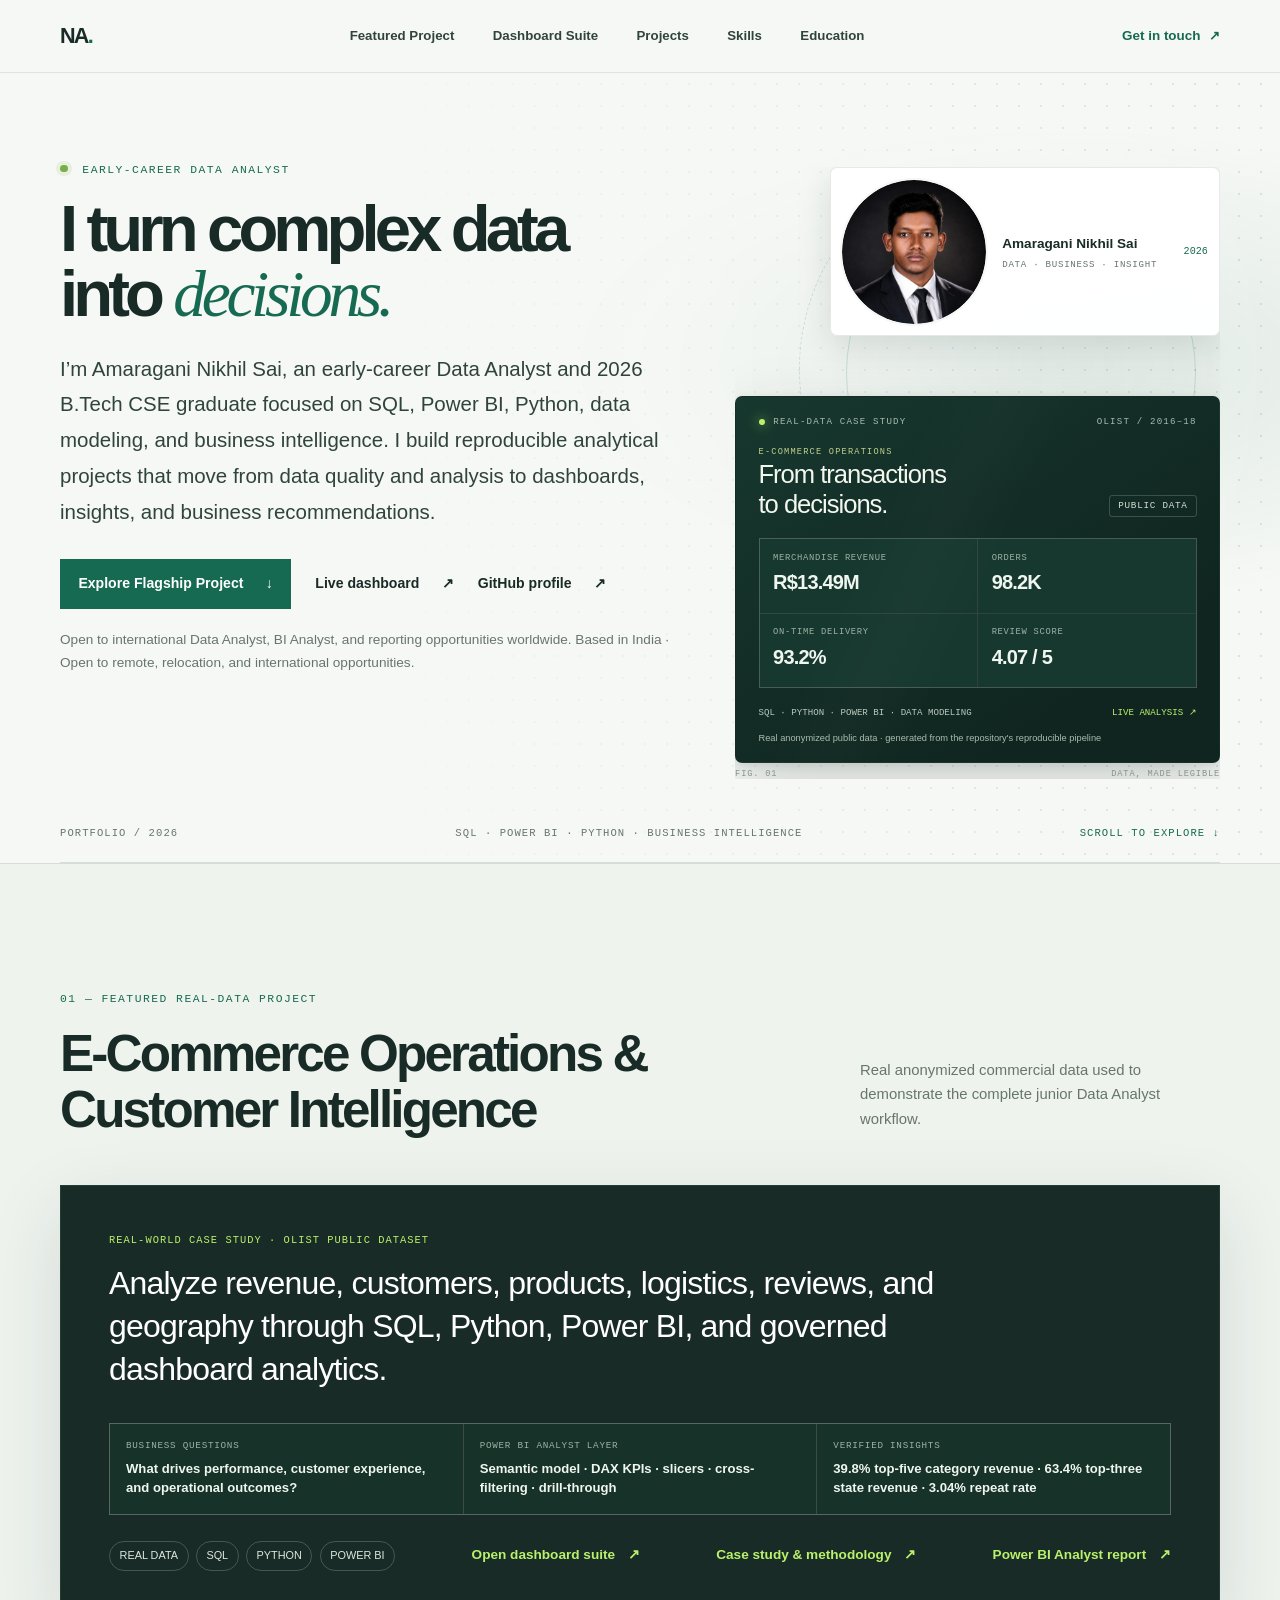
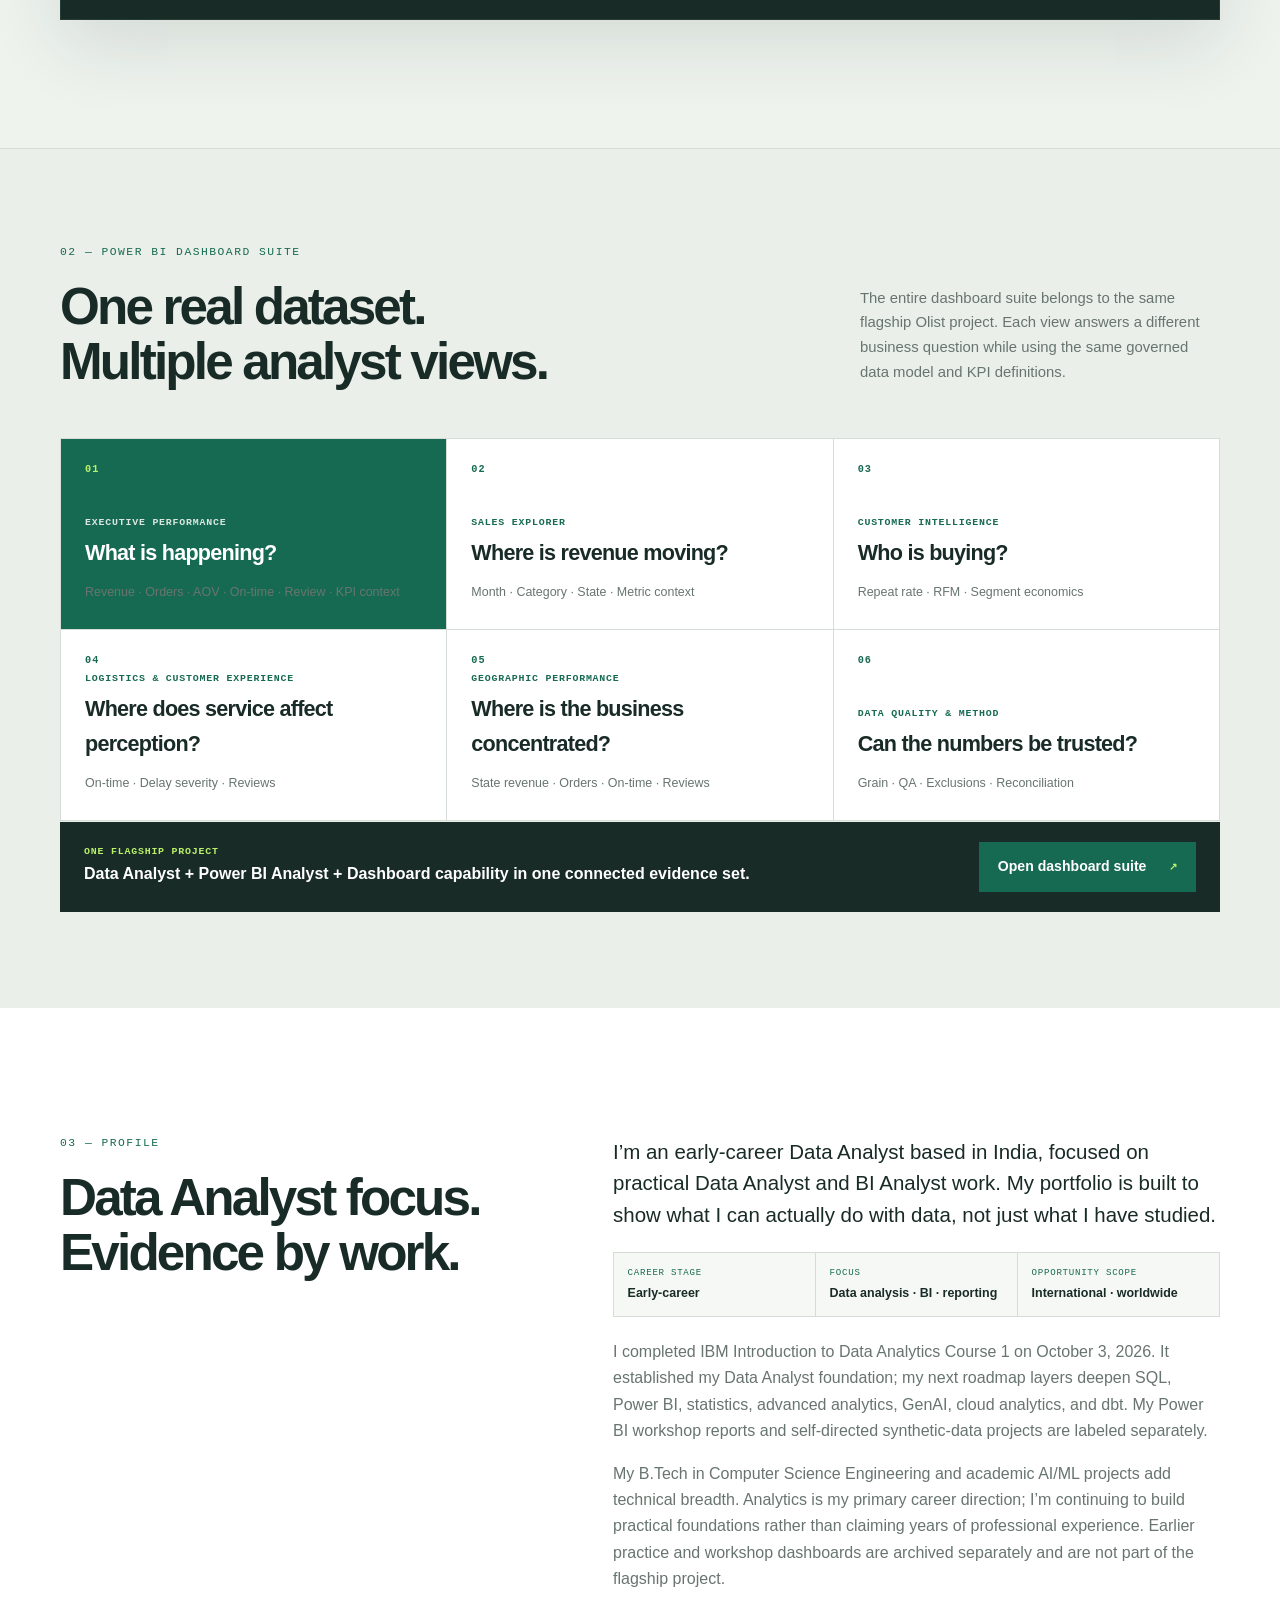
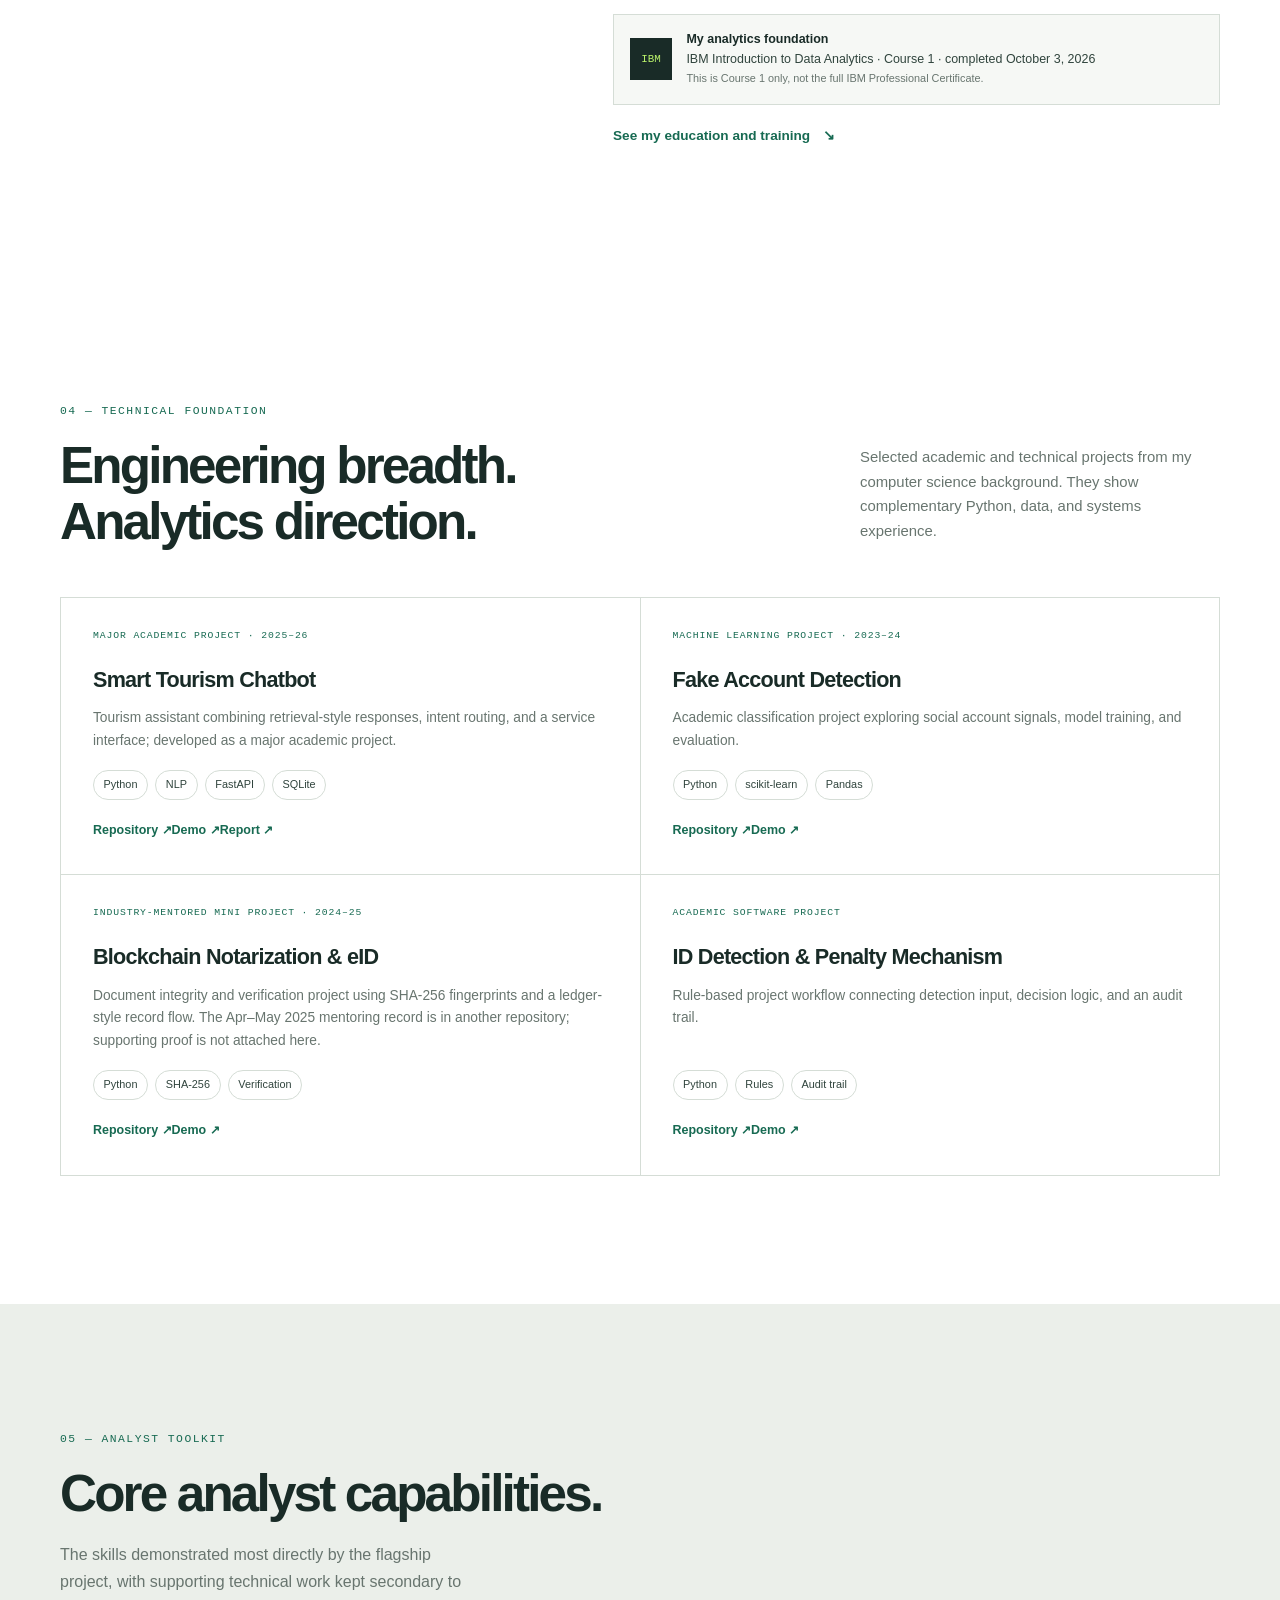
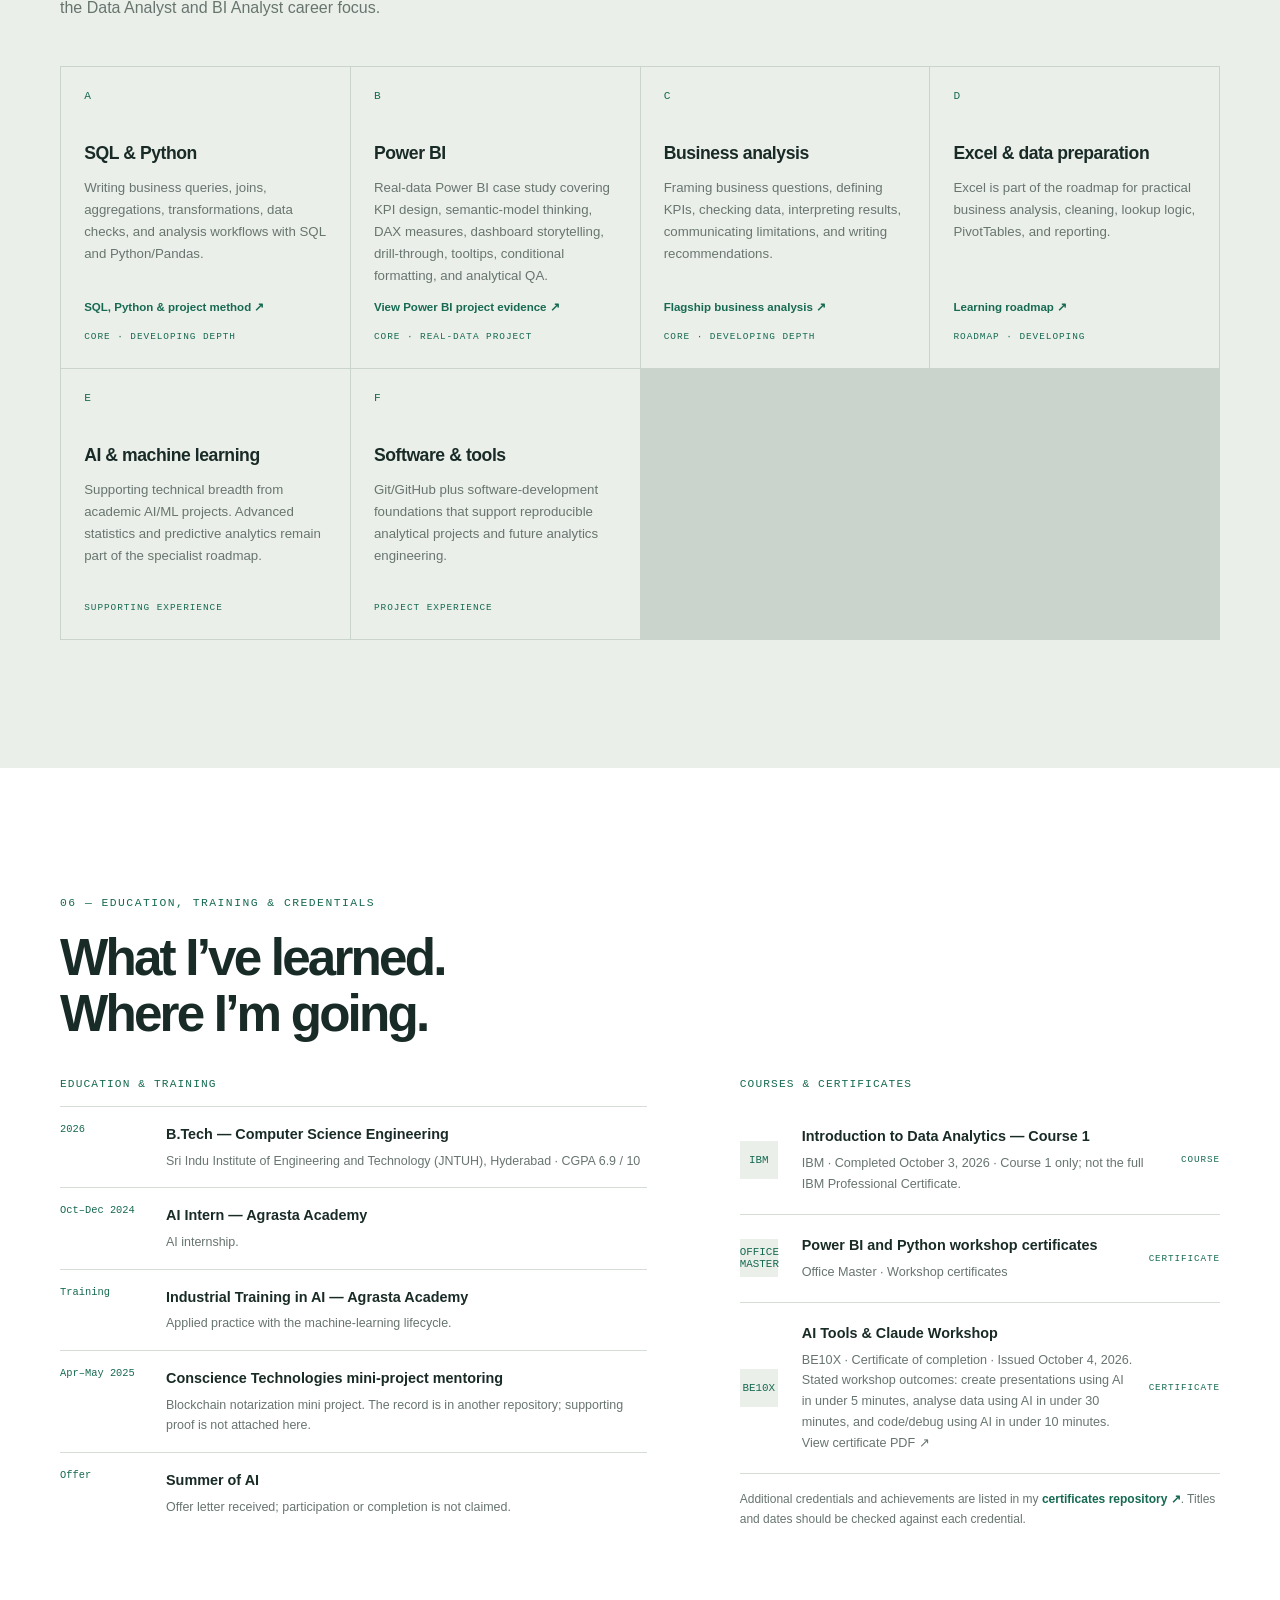
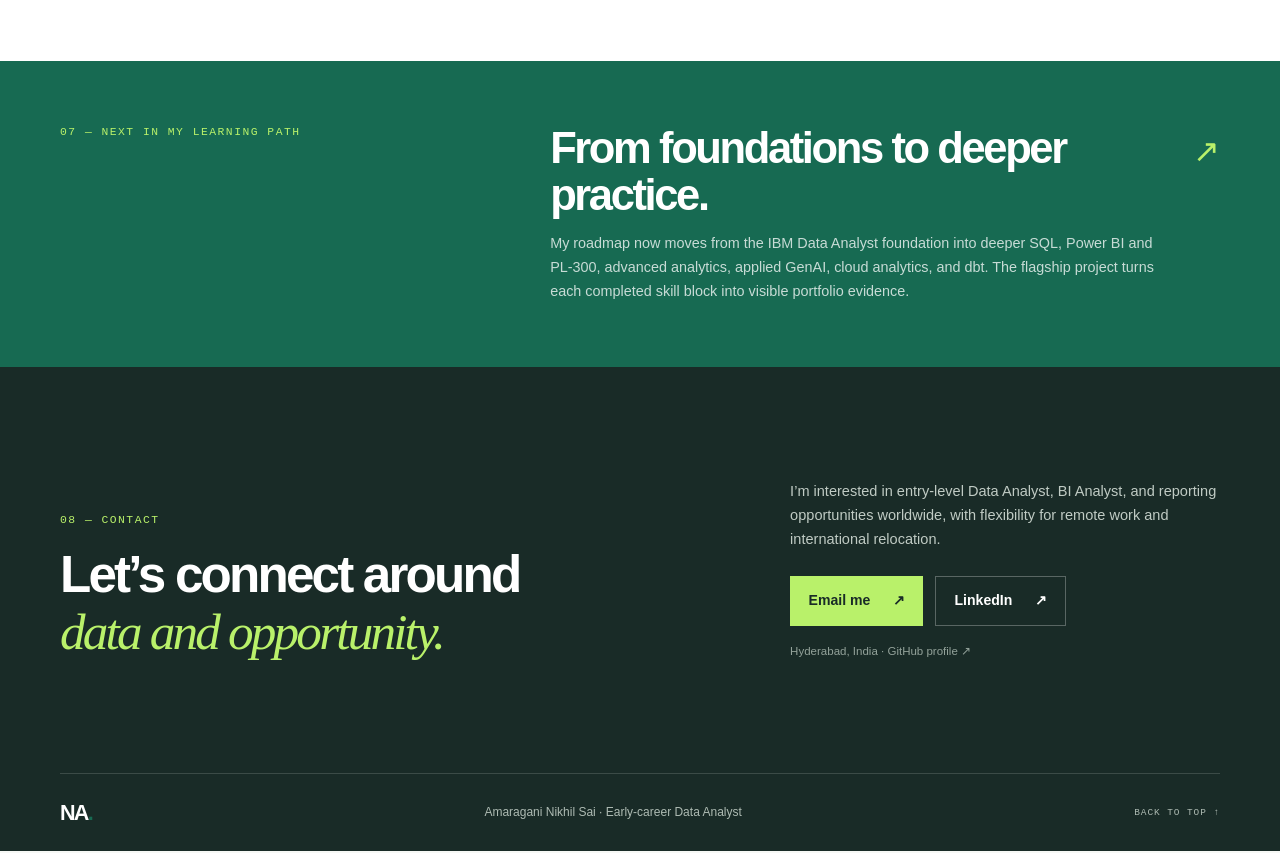
<file: index.html>
<!DOCTYPE html>
<html lang="en">
<head>
  <meta charset="UTF-8" />
  <meta name="viewport" content="width=device-width, initial-scale=1" />
  <meta name="description" content="Amaragani Nikhil Sai is an early-career Data Analyst and BI Analyst focused on SQL, Power BI, Python, data modeling, and business intelligence. Open to international opportunities worldwide." />
  <meta name="theme-color" content="#f6f8f5" />
  <meta name="author" content="Amaragani Nikhil Sai" />
  <meta name="keywords" content="Amaragani Nikhil Sai, Data Analyst, BI Analyst, SQL, Power BI, Python, business intelligence, data analytics" />
  <meta property="og:title" content="Amaragani Nikhil Sai — Data Analyst &amp; BI Analyst Portfolio" />
  <meta property="og:description" content="Early-career Data Analyst and BI Analyst focused on SQL, Power BI, Python, data modeling, and business intelligence." />
  <meta property="og:type" content="website" />
  <meta property="og:url" content="https://nikhilamaragani-jpg.github.io/" />
  <meta property="og:image" content="https://nikhilamaragani-jpg.github.io/assets/images/profile.jpg" />
  <link rel="canonical" href="https://nikhilamaragani-jpg.github.io/" />
  <link rel="icon" href="assets/images/profile.jpg" type="image/jpeg" />
  <title>Amaragani Nikhil Sai | Entry-Level Data Analyst &amp; BI Analyst</title>
  <link rel="stylesheet" href="styles.css" />
</head>
<body>
  <a class="skip-link" href="#main-content">Skip to content</a>

  <header class="site-header">
    <div class="container header-inner">
      <a class="wordmark" href="#home" aria-label="Amaragani Nikhil Sai, home">NA<span>.</span></a>
      <nav class="nav" aria-label="Main navigation">
        <a href="#featured-project">Featured Project</a><a href="#dashboard-suite">Dashboard Suite</a>
        <a href="#technical">Projects</a>
        <a href="#skills">Skills</a>
        <a href="#background">Education</a>
      </nav>
      <a class="header-link" href="#contact">Get in touch <span aria-hidden="true">↗</span></a>
    </div>
  </header>

  <main id="main-content">
    <section class="hero container" id="home">
      <div class="hero-copy">
        <p class="eyebrow"><span class="status-dot"></span> EARLY-CAREER DATA ANALYST</p>
        <h1>I turn complex data into <span>decisions.</span></h1>
        <p class="hero-intro">
          I’m Amaragani Nikhil Sai, an early-career Data Analyst and 2026 B.Tech CSE graduate focused on SQL, Power BI, Python, data modeling, and business intelligence. I build reproducible analytical projects that move from data quality and analysis to dashboards, insights, and business recommendations.
        </p>
        <div class="hero-actions">
          <a class="button button-primary" href="#featured-project">Explore Flagship Project <span aria-hidden="true">↓</span></a>
          <a class="button button-text" href="projects/ecommerce-operations-intelligence/dashboard/index.html">Live dashboard <span aria-hidden="true">↗</span></a>
          <a class="button button-text" href="https://github.com/nikhilamaragani-jpg" target="_blank" rel="noreferrer">GitHub profile <span aria-hidden="true">↗</span></a>
        </div>
        <p class="availability">Open to international Data Analyst, BI Analyst, and reporting opportunities worldwide. Based in India · Open to remote, relocation, and international opportunities.</p>
      </div>
      <aside class="hero-visual" aria-label="Portfolio preview: real-data e-commerce analytics and profile">
        <div class="visual-orbit visual-orbit-one" aria-hidden="true"></div>
        <div class="visual-orbit visual-orbit-two" aria-hidden="true"></div>
        <figure class="signal-card real-project-card">
  <div class="signal-topline"><span><i aria-hidden="true"></i> REAL-DATA CASE STUDY</span><span>OLIST / 2016–18</span></div>
  <div class="signal-heading">
    <div><p>E-COMMERCE OPERATIONS</p><h2>From transactions<br />to decisions.</h2></div>
    <span class="signal-period">PUBLIC DATA</span>
  </div>
  <div class="real-kpi-stack" aria-label="Verified Olist project metrics">
    <div><span>MERCHANDISE REVENUE</span><strong>R$13.49M</strong></div>
    <div><span>ORDERS</span><strong>98.2K</strong></div>
    <div><span>ON-TIME DELIVERY</span><strong>93.2%</strong></div>
    <div><span>REVIEW SCORE</span><strong>4.07 / 5</strong></div>
  </div>
  <div class="signal-bottomline">
    <span>SQL · PYTHON · POWER BI · DATA MODELING</span>
    <a href="projects/ecommerce-operations-intelligence/dashboard/index.html">LIVE ANALYSIS ↗</a>
  </div>
  <figcaption>Real anonymized public data · generated from the repository's reproducible pipeline</figcaption>
</figure>
        <div class="portrait-stamp">
          <img src="assets/images/profile.jpg" alt="Portrait of Amaragani Nikhil Sai" width="640" height="640" fetchpriority="high" />
          <div><strong>Amaragani Nikhil Sai</strong><span>DATA · BUSINESS · INSIGHT</span></div>
          <span class="portrait-year">2026</span>
        </div>
        <div class="visual-index" aria-hidden="true"><span>FIG. 01</span><span>DATA, MADE LEGIBLE</span></div>
      </aside>
      <div class="hero-bottom">
        <span>PORTFOLIO / 2026</span>
        <span>SQL · POWER BI · PYTHON · BUSINESS INTELLIGENCE</span>
        <a href="#about">SCROLL TO EXPLORE <span aria-hidden="true">↓</span></a>
      </div>
    </section>

    <section class="section featured-project-section" id="featured-project"><div class="container"><div class="section-heading work-heading"><div><p class="eyebrow">01 — FEATURED REAL-DATA PROJECT</p><h2>E-Commerce Operations &amp; Customer Intelligence</h2></div><p>Real anonymized commercial data used to demonstrate the complete junior Data Analyst workflow.</p></div><article class="featured-project-card"><div class="featured-project-kicker">REAL-WORLD CASE STUDY · OLIST PUBLIC DATASET</div><p class="featured-project-lead">Analyze revenue, customers, products, logistics, reviews, and geography through SQL, Python, Power BI, and governed dashboard analytics.</p><div class="featured-project-grid"><div><span>BUSINESS QUESTIONS</span><strong>What drives performance, customer experience, and operational outcomes?</strong></div><div><span>POWER BI ANALYST LAYER</span><strong>Semantic model · DAX KPIs · slicers · cross-filtering · drill-through</strong></div><div><span>VERIFIED INSIGHTS</span><strong>39.8% top-five category revenue · 63.4% top-three state revenue · 3.04% repeat rate</strong></div></div><div class="project-foot"><div class="tags"><span>REAL DATA</span><span>SQL</span><span>PYTHON</span><span>POWER BI</span></div><a class="inline-link" href="projects/ecommerce-operations-intelligence/dashboard/index.html">Open dashboard suite <span aria-hidden="true">↗</span></a><a class="inline-link" href="projects/ecommerce-operations-intelligence/README.md">Case study &amp; methodology <span aria-hidden="true">↗</span></a><a class="inline-link" href="https://github.com/nikhilamaragani-jpg/ecommerece-operations-customer-intelligence/blob/main/docs/job-platform-project-report.md" target="_blank" rel="noreferrer">Power BI Analyst report <span aria-hidden="true">↗</span></a></div></article></div></section>

    <section class="section dashboard-suite-section" id="dashboard-suite">
  <div class="container">
    <div class="section-heading work-heading">
      <div>
        <p class="eyebrow">02 — POWER BI DASHBOARD SUITE</p>
        <h2>One real dataset.<br /><span>Multiple analyst views.</span></h2>
      </div>
      <p>The entire dashboard suite belongs to the same flagship Olist project. Each view answers a different business question while using the same governed data model and KPI definitions.</p>
    </div>
    <div class="dashboard-suite-grid">
      <article class="dashboard-suite-card hero-suite">
        <span class="suite-index">01</span>
        <div><p>EXECUTIVE PERFORMANCE</p><h3>What is happening?</h3><span>Revenue · Orders · AOV · On-time · Review · KPI context</span></div>
      </article>
      <article class="dashboard-suite-card">
        <span class="suite-index">02</span>
        <div><p>SALES EXPLORER</p><h3>Where is revenue moving?</h3><span>Month · Category · State · Metric context</span></div>
      </article>
      <article class="dashboard-suite-card">
        <span class="suite-index">03</span>
        <div><p>CUSTOMER INTELLIGENCE</p><h3>Who is buying?</h3><span>Repeat rate · RFM · Segment economics</span></div>
      </article>
      <article class="dashboard-suite-card">
        <span class="suite-index">04</span>
        <div><p>LOGISTICS & CUSTOMER EXPERIENCE</p><h3>Where does service affect perception?</h3><span>On-time · Delay severity · Reviews</span></div>
      </article>
      <article class="dashboard-suite-card">
        <span class="suite-index">05</span>
        <div><p>GEOGRAPHIC PERFORMANCE</p><h3>Where is the business concentrated?</h3><span>State revenue · Orders · On-time · Reviews</span></div>
      </article>
      <article class="dashboard-suite-card">
        <span class="suite-index">06</span>
        <div><p>DATA QUALITY & METHOD</p><h3>Can the numbers be trusted?</h3><span>Grain · QA · Exclusions · Reconciliation</span></div>
      </article>
    </div>
    <div class="dashboard-suite-cta">
      <div><span>ONE FLAGSHIP PROJECT</span><strong>Data Analyst + Power BI Analyst + Dashboard capability in one connected evidence set.</strong></div>
      <a class="button button-primary" href="projects/ecommerce-operations-intelligence/dashboard/index.html">Open dashboard suite <span aria-hidden="true">↗</span></a>
    </div>
  </div>
</section>

<section class="section about-section" id="about">
      <div class="container about-layout">
        <div class="section-heading">
          <p class="eyebrow">03 — PROFILE</p>
          <h2>Data Analyst focus.<br />Evidence by work.</h2>
        </div>
        <div class="about-copy">
          <p class="about-lead">I’m an early-career Data Analyst based in India, focused on practical Data Analyst and BI Analyst work. My portfolio is built to show what I can actually do with data, not just what I have studied.</p>
          <div class="profile-facts" aria-label="Profile overview">
            <div><span>CAREER STAGE</span><strong>Early-career</strong></div>
            <div><span>FOCUS</span><strong>Data analysis · BI · reporting</strong></div>
            <div><span>OPPORTUNITY SCOPE</span><strong>International · worldwide</strong></div>
          </div>
          <p>I completed IBM Introduction to Data Analytics Course 1 on October 3, 2026. It established my Data Analyst foundation; my next roadmap layers deepen SQL, Power BI, statistics, advanced analytics, GenAI, cloud analytics, and dbt. My Power BI workshop reports and self-directed synthetic-data projects are labeled separately.</p>
          <p>My B.Tech in Computer Science Engineering and academic AI/ML projects add technical breadth. Analytics is my primary career direction; I’m continuing to build practical foundations rather than claiming years of professional experience. Earlier practice and workshop dashboards are archived separately and are not part of the flagship project.</p>
          <aside class="foundation-note" aria-label="Analytics learning foundation">
            <span class="foundation-mark">IBM</span>
            <p><strong>My analytics foundation</strong><br />IBM Introduction to Data Analytics · Course 1 · completed October 3, 2026<br /><small>This is Course 1 only, not the full IBM Professional Certificate.</small></p>
          </aside>
          <a class="inline-link" href="#background">See my education and training <span aria-hidden="true">↘</span></a>
        </div>
      </div>
    </section>

    <section class="section technical-section" id="technical">
      <div class="container">
        <div class="section-heading work-heading">
          <div>
            <p class="eyebrow">04 — TECHNICAL FOUNDATION</p>
            <h2>Engineering breadth.<br />Analytics direction.</h2>
          </div>
          <p>Selected academic and technical projects from my computer science background. They show complementary Python, data, and systems experience.</p>
        </div>
        <div class="technical-grid">
          <article class="technical-card">
            <p class="project-type">MAJOR ACADEMIC PROJECT · 2025–26</p>
            <h3>Smart Tourism Chatbot</h3>
            <p>Tourism assistant combining retrieval-style responses, intent routing, and a service interface; developed as a major academic project.</p>
            <div class="tags"><span>Python</span><span>NLP</span><span>FastAPI</span><span>SQLite</span></div>
            <div class="project-links"><a href="https://github.com/nikhilamaragani-jpg/ai-driven-chatbot-smart-tourism" target="_blank" rel="noreferrer">Repository ↗</a><a href="https://github.com/nikhilamaragani-jpg/ai-driven-chatbot-smart-tourism/blob/main/docs/DEMO.md" target="_blank" rel="noreferrer">Demo ↗</a><a href="https://github.com/nikhilamaragani-jpg/ai-driven-chatbot-smart-tourism/blob/main/docs/reports/Major_Project_Smart_Tourism_Chatbot_Report.pdf" target="_blank" rel="noreferrer">Report ↗</a></div>
          </article>
          <article class="technical-card">
            <p class="project-type">MACHINE LEARNING PROJECT · 2023–24</p>
            <h3>Fake Account Detection</h3>
            <p>Academic classification project exploring social account signals, model training, and evaluation.</p>
            <div class="tags"><span>Python</span><span>scikit-learn</span><span>Pandas</span></div>
            <div class="project-links"><a href="https://github.com/nikhilamaragani-jpg/detection-of-fake-accounts-on-social-media" target="_blank" rel="noreferrer">Repository ↗</a><a href="https://github.com/nikhilamaragani-jpg/detection-of-fake-accounts-on-social-media/blob/main/docs/DEMO.md" target="_blank" rel="noreferrer">Demo ↗</a></div>
          </article>
          <article class="technical-card">
            <p class="project-type">INDUSTRY-MENTORED MINI PROJECT · 2024–25</p>
            <h3>Blockchain Notarization & eID</h3>
            <p>Document integrity and verification project using SHA-256 fingerprints and a ledger-style record flow. The Apr–May 2025 mentoring record is in another repository; supporting proof is not attached here.</p>
            <div class="tags"><span>Python</span><span>SHA-256</span><span>Verification</span></div>
            <div class="project-links"><a href="https://github.com/nikhilamaragani-jpg/blockchain-autonomous-notarization-e-id" target="_blank" rel="noreferrer">Repository ↗</a><a href="https://github.com/nikhilamaragani-jpg/blockchain-autonomous-notarization-e-id/blob/main/docs/DEMO.md" target="_blank" rel="noreferrer">Demo ↗</a></div>
          </article>
          <article class="technical-card">
            <p class="project-type">ACADEMIC SOFTWARE PROJECT</p>
            <h3>ID Detection & Penalty Mechanism</h3>
            <p>Rule-based project workflow connecting detection input, decision logic, and an audit trail.</p>
            <div class="tags"><span>Python</span><span>Rules</span><span>Audit trail</span></div>
            <div class="project-links"><a href="https://github.com/nikhilamaragani-jpg/id-detection-and-penalty-mechanism" target="_blank" rel="noreferrer">Repository ↗</a><a href="https://github.com/nikhilamaragani-jpg/id-detection-and-penalty-mechanism/blob/main/docs/DEMO.md" target="_blank" rel="noreferrer">Demo ↗</a></div>
          </article>
        </div>
      </div>
    </section>

    <section class="section skills-section" id="skills">
      <div class="container">
        <div class="section-heading">
          <p class="eyebrow">05 — ANALYST TOOLKIT</p>
          <h2>Core analyst capabilities.</h2>
          <p class="section-description">The skills demonstrated most directly by the flagship project, with supporting technical work kept secondary to the Data Analyst and BI Analyst career focus.</p>
        </div>
        <div class="skill-grid">
          <article class="skill-card">
            <span class="skill-number">A</span><h3>SQL & Python</h3>
            <p>Writing business queries, joins, aggregations, transformations, data checks, and analysis workflows with SQL and Python/Pandas.</p>
            <a class="skill-evidence" href="projects/ecommerce-operations-intelligence/README.md">SQL, Python & project method <span aria-hidden="true">↗</span></a>
            <span class="skill-status">CORE · DEVELOPING DEPTH</span>
          </article>
          <article class="skill-card">
            <span class="skill-number">B</span><h3>Power BI</h3>
            <p>Real-data Power BI case study covering KPI design, semantic-model thinking, DAX measures, dashboard storytelling, drill-through, tooltips, conditional formatting, and analytical QA.</p>
            <a class="skill-evidence" href="projects/ecommerce-operations-intelligence/README.md">View Power BI project evidence <span aria-hidden="true">↗</span></a>
            <span class="skill-status">CORE · REAL-DATA PROJECT</span>
          </article>
          <article class="skill-card">
            <span class="skill-number">C</span><h3>Business analysis</h3>
            <p>Framing business questions, defining KPIs, checking data, interpreting results, communicating limitations, and writing recommendations.</p>
            <a class="skill-evidence" href="projects/ecommerce-operations-intelligence/README.md">Flagship business analysis <span aria-hidden="true">↗</span></a>
            <span class="skill-status">CORE · DEVELOPING DEPTH</span>
          </article>
          <article class="skill-card">
            <span class="skill-number">D</span><h3>Excel & data preparation</h3>
            <p>Excel is part of the roadmap for practical business analysis, cleaning, lookup logic, PivotTables, and reporting.</p>
            <a class="skill-evidence" href="#background">Learning roadmap <span aria-hidden="true">↗</span></a>
            <span class="skill-status">ROADMAP · DEVELOPING</span>
          </article>
          <article class="skill-card">
            <span class="skill-number">E</span><h3>AI & machine learning</h3>
            <p>Supporting technical breadth from academic AI/ML projects. Advanced statistics and predictive analytics remain part of the specialist roadmap.</p>
            <span class="skill-status">SUPPORTING EXPERIENCE</span>
          </article>
          <article class="skill-card">
            <span class="skill-number">F</span><h3>Software & tools</h3>
            <p>Git/GitHub plus software-development foundations that support reproducible analytical projects and future analytics engineering.</p>
            <span class="skill-status">PROJECT EXPERIENCE</span>
          </article>
        </div>
      </div>
    </section>

    <section class="section background-section" id="background">
      <div class="container">
        <div class="section-heading">
          <p class="eyebrow">06 — EDUCATION, TRAINING & CREDENTIALS</p>
          <h2>What I’ve learned.<br />Where I’m going.</h2>
        </div>
        <div class="background-grid">
          <div class="background-column">
            <h3 class="column-title">Education & training</h3>
            <article class="background-item">
              <span class="background-date">2026</span>
              <div><h4>B.Tech — Computer Science Engineering</h4><p>Sri Indu Institute of Engineering and Technology (JNTUH), Hyderabad · CGPA 6.9 / 10</p></div>
            </article>
            <article class="background-item">
              <span class="background-date">Oct–Dec 2024</span>
              <div><h4>AI Intern — Agrasta Academy</h4><p>AI internship.</p></div>
            </article>
            <article class="background-item">
              <span class="background-date">Training</span>
              <div><h4>Industrial Training in AI — Agrasta Academy</h4><p>Applied practice with the machine-learning lifecycle.</p></div>
            </article>
            <article class="background-item">
              <span class="background-date">Apr–May 2025</span>
              <div><h4>Conscience Technologies mini-project mentoring</h4><p>Blockchain notarization mini project. The record is in another repository; supporting proof is not attached here.</p></div>
            </article>
            <article class="background-item">
              <span class="background-date">Offer</span>
              <div><h4>Summer of AI</h4><p>Offer letter received; participation or completion is not claimed.</p></div>
            </article>
          </div>
          <div class="background-column">
            <h3 class="column-title">Courses & certificates</h3>
            <article class="credential">
              <span class="credential-mark">IBM</span>
              <div><h4>Introduction to Data Analytics — Course 1</h4><p>IBM · Completed October 3, 2026 · Course 1 only; not the full IBM Professional Certificate.</p></div>
              <span class="credential-kind">COURSE</span>
            </article>
            <article class="credential">
              <span class="credential-mark">OFFICE MASTER</span>
              <div><h4>Power BI and Python workshop certificates</h4><p>Office Master · Workshop certificates</p></div>
              <span class="credential-kind">CERTIFICATE</span>
            </article>
            <article class="credential">
              <span class="credential-mark">BE10X</span>
              <div><h4>AI Tools & Claude Workshop</h4><p>BE10X · Certificate of completion · Issued October 4, 2026. Stated workshop outcomes: create presentations using AI in under 5 minutes, analyse data using AI in under 30 minutes, and code/debug using AI in under 10 minutes. <a href="assets/certificates/be10x-ai-tools-claude-workshop.pdf" target="_blank" rel="noreferrer">View certificate PDF ↗</a></p></div>
              <span class="credential-kind">CERTIFICATE</span>
            </article>
            <p class="credential-note">Additional credentials and achievements are listed in my <a href="https://github.com/nikhilamaragani-jpg/certificates-achievements" target="_blank" rel="noreferrer">certificates repository ↗</a>. Titles and dates should be checked against each credential.</p>
          </div>
        </div>
      </div>
    </section>

    <section class="section direction-section">
      <div class="container direction-layout">
        <p class="eyebrow">07 — NEXT IN MY LEARNING PATH</p>
        <div>
          <h2>From foundations to deeper practice.</h2>
          <p>My roadmap now moves from the IBM Data Analyst foundation into deeper SQL, Power BI and PL-300, advanced analytics, applied GenAI, cloud analytics, and dbt. The flagship project turns each completed skill block into visible portfolio evidence.</p>
        </div>
        <span class="direction-arrow" aria-hidden="true">↗</span>
      </div>
    </section>

    <section class="contact-section" id="contact">
      <div class="container contact-layout">
        <div>
          <p class="eyebrow">08 — CONTACT</p>
          <h2>Let’s connect around<br /><span>data and opportunity.</span></h2>
        </div>
        <div class="contact-copy">
          <p>I’m interested in entry-level Data Analyst, BI Analyst, and reporting opportunities worldwide, with flexibility for remote work and international relocation.</p>
          <div class="contact-links">
            <a class="button button-light" href="mailto:nikhilamaragani@gmail.com">Email me <span aria-hidden="true">↗</span></a>
            <a class="button button-contact" href="https://www.linkedin.com/in/amaraganinikhilsai" target="_blank" rel="noreferrer">LinkedIn <span aria-hidden="true">↗</span></a>
          </div>
          <p class="contact-note">Hyderabad, India · <a href="https://github.com/nikhilamaragani-jpg" target="_blank" rel="noreferrer">GitHub profile ↗</a></p>
        </div>
      </div>
    </section>
  </main>

  <footer class="site-footer">
    <div class="container footer-layout">
      <a class="wordmark footer-mark" href="#home">NA<span>.</span></a>
      <p>Amaragani Nikhil Sai · Early-career Data Analyst</p>
      <a href="#home">BACK TO TOP ↑</a>
    </div>
  </footer>
</body>
</html>
</file>
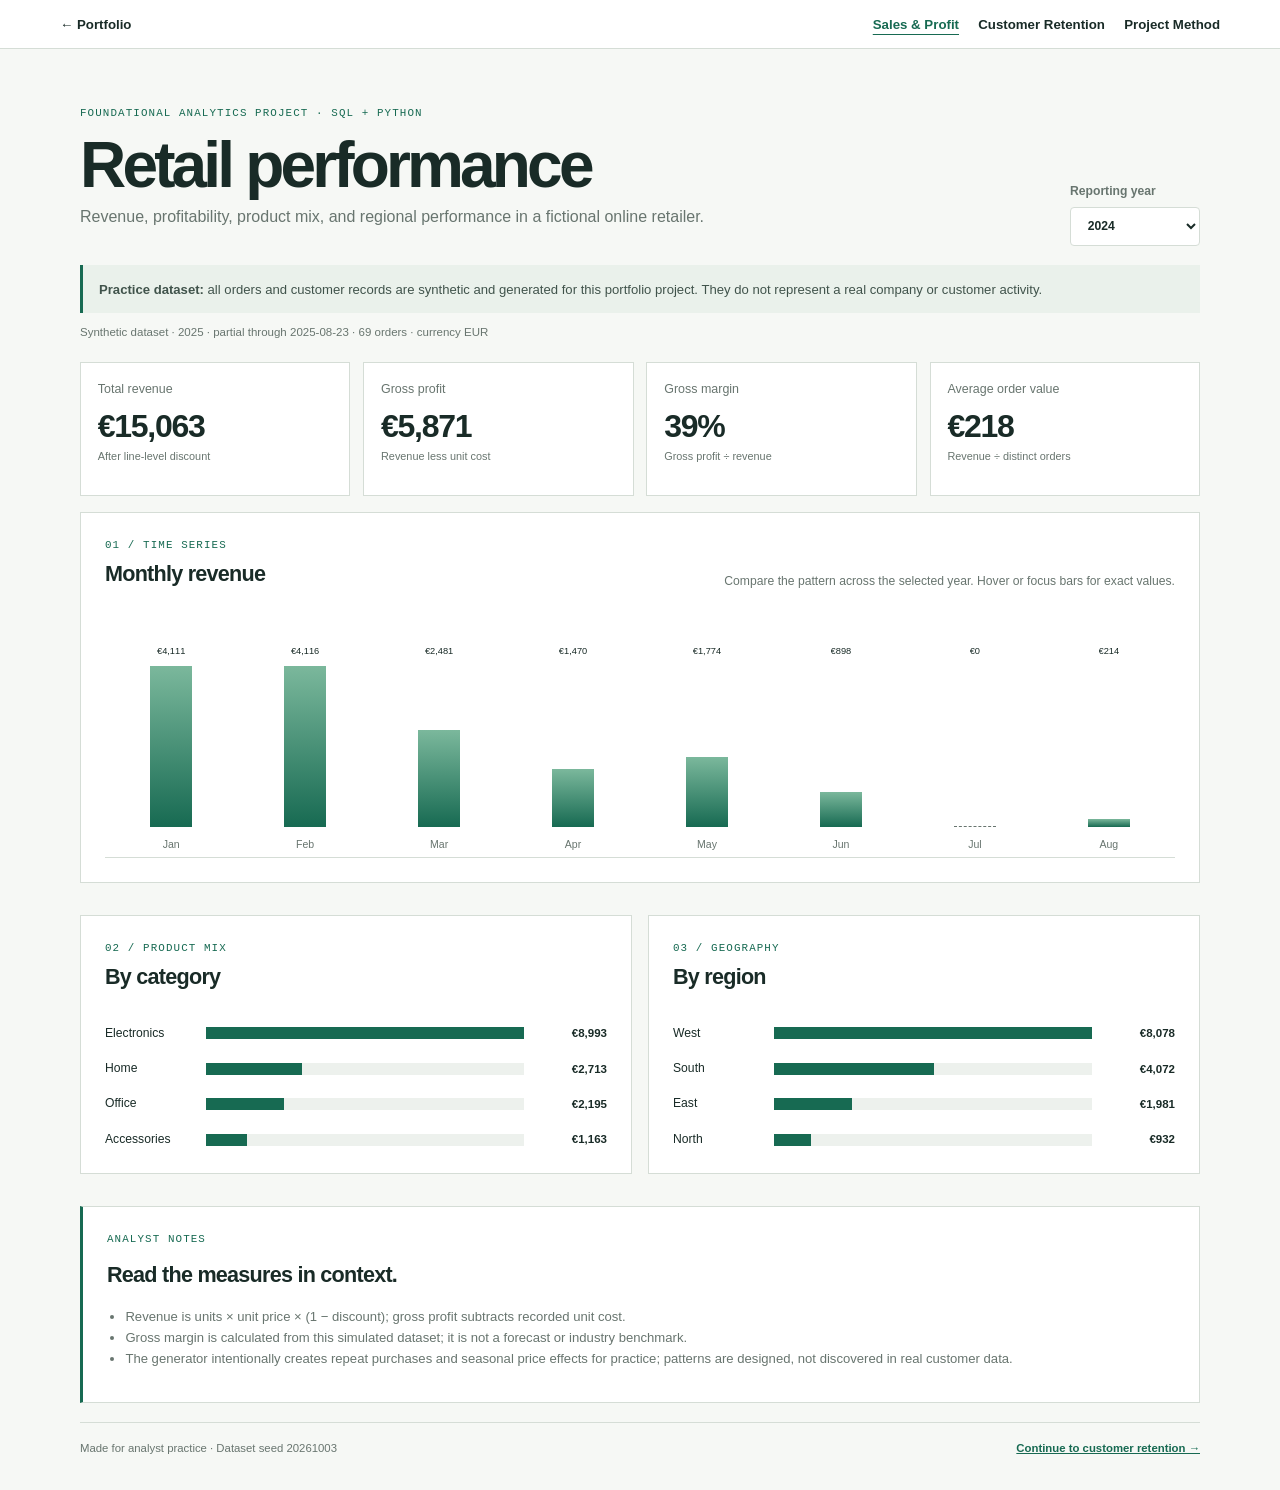
<file: projects/analytics-foundations/dashboard/index.html>
<!doctype html>
<html lang="en">
<head>
  <meta charset="utf-8" />
  <meta name="viewport" content="width=device-width, initial-scale=1" />
  <meta name="description" content="Interactive retail sales and profitability dashboard built with reproducible fictional data." />
  <title>Retail Sales Dashboard | Amaragani Nikhil Sai</title>
  <link rel="stylesheet" href="styles.css" />
</head>
<body>
  <header class="dash-header">
    <a href="../../../index.html" class="back-link">← Portfolio</a>
    <nav aria-label="Project dashboards">
      <a class="active" href="index.html">Sales & Profit</a>
      <a href="retention.html">Customer Retention</a>
      <a href="../README.md">Project Method</a>
    </nav>
  </header>
  <main class="dash-main">
    <p class="eyebrow">FOUNDATIONAL ANALYTICS PROJECT · SQL + PYTHON</p>
    <div class="title-row">
      <div>
        <h1>Retail performance</h1>
        <p class="subtitle">Revenue, profitability, product mix, and regional performance in a fictional online retailer.</p>
      </div>
      <label class="filter-control">Reporting year
        <select id="year-filter" aria-label="Filter dashboard by reporting year"></select>
      </label>
    </div>
    <p class="notice"><strong>Practice dataset:</strong> all orders and customer records are synthetic and generated for this portfolio project. They do not represent a real company or customer activity.</p>
    <div class="source-line" id="period-note">Loading dataset period…</div>

    <section class="kpi-grid" aria-label="Sales and profitability key performance indicators">
      <article class="kpi"><span>Total revenue</span><strong id="revenue">—</strong><small>After line-level discount</small></article>
      <article class="kpi"><span>Gross profit</span><strong id="profit">—</strong><small>Revenue less unit cost</small></article>
      <article class="kpi"><span>Gross margin</span><strong id="margin">—</strong><small>Gross profit ÷ revenue</small></article>
      <article class="kpi"><span>Average order value</span><strong id="aov">—</strong><small>Revenue ÷ distinct orders</small></article>
    </section>

    <section class="panel">
      <div class="panel-heading"><div><p class="eyebrow">01 / TIME SERIES</p><h2>Monthly revenue</h2></div><p>Compare the pattern across the selected year. Hover or focus bars for exact values.</p></div>
      <div id="monthly-chart" class="chart bars" tabindex="0" aria-label="Scrollable monthly revenue chart" aria-live="polite"></div>
    </section>

    <div class="split-panels">
      <section class="panel">
        <div class="panel-heading"><div><p class="eyebrow">02 / PRODUCT MIX</p><h2>By category</h2></div></div>
        <div id="category-chart" class="rank-chart"></div>
      </section>
      <section class="panel">
        <div class="panel-heading"><div><p class="eyebrow">03 / GEOGRAPHY</p><h2>By region</h2></div></div>
        <div id="region-chart" class="rank-chart"></div>
      </section>
    </div>

    <section class="panel insight-panel">
      <p class="eyebrow">ANALYST NOTES</p>
      <h2>Read the measures in context.</h2>
      <ul>
        <li>Revenue is units × unit price × (1 − discount); gross profit subtracts recorded unit cost.</li>
        <li>Gross margin is calculated from this simulated dataset; it is not a forecast or industry benchmark.</li>
        <li>The generator intentionally creates repeat purchases and seasonal price effects for practice; patterns are designed, not discovered in real customer data.</li>
      </ul>
    </section>
    <footer class="dash-footer">
      <span>Made for analyst practice · Dataset seed 20261003</span>
      <a href="retention.html">Continue to customer retention →</a>
    </footer>
  </main>
  <script src="dashboard.js"></script>
</body>
</html>
</file>
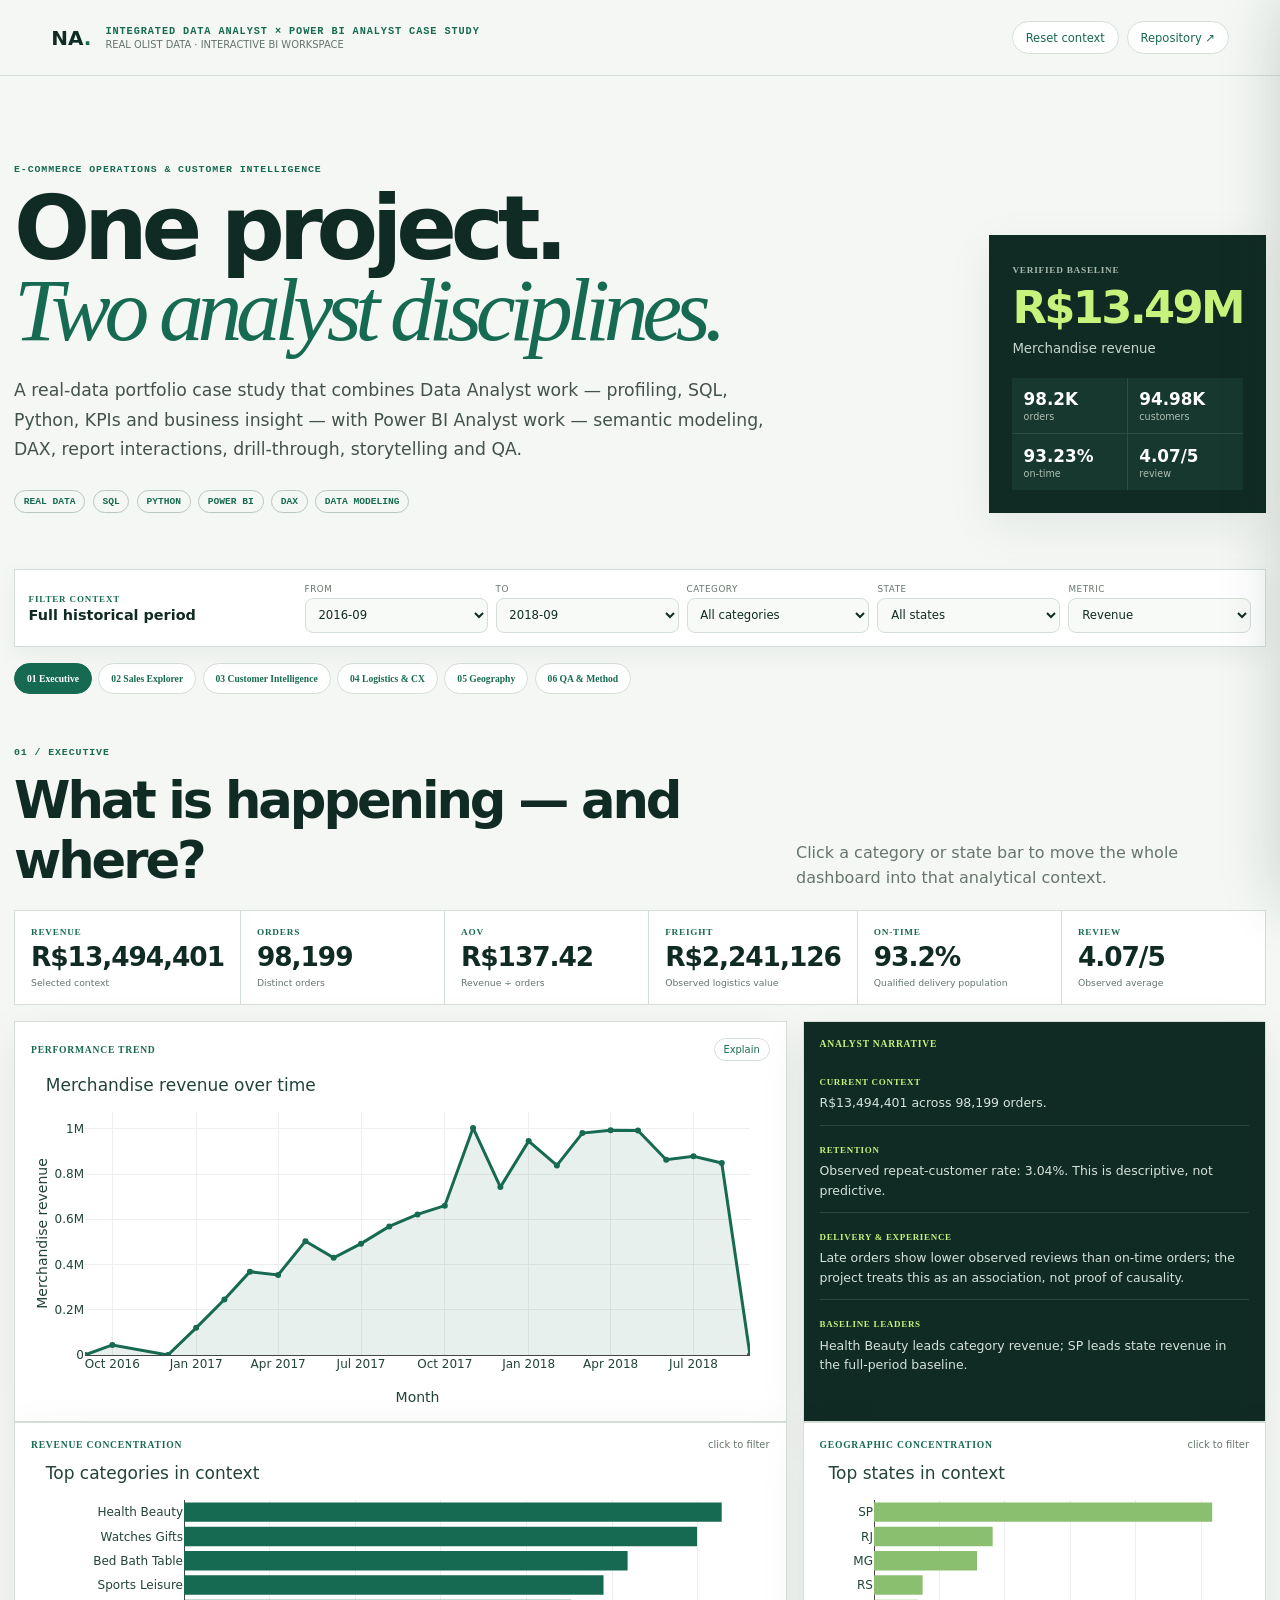
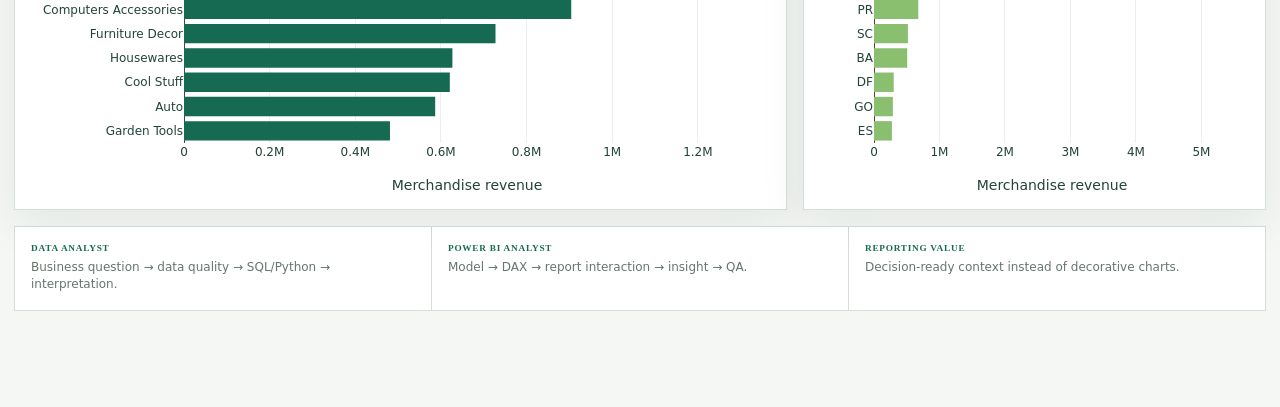
<file: projects/ecommerce-operations-intelligence/dashboard/index.html>
<!doctype html>
<html lang="en">
<head>
<meta charset="utf-8">
<meta name="viewport" content="width=device-width, initial-scale=1">
<meta name="description" content="E-Commerce Operations & Customer Intelligence — interactive Data Analyst and Power BI Analyst case study.">
<title>E-Commerce Operations & Customer Intelligence | Interactive BI Case Study</title>
<link rel="stylesheet" href="dashboard.css">
<script src="https://cdn.plot.ly/plotly-2.35.2.min.js"></script>
</head>
<body>
<header class="topbar">
  <div class="brand-wrap">
    <a href="https://nikhilamaragani-jpg.github.io/" class="brand">NA<span>.</span></a>
    <div>
      <div class="topmeta">INTEGRATED DATA ANALYST × POWER BI ANALYST CASE STUDY</div>
      <div class="topsub">REAL OLIST DATA · INTERACTIVE BI WORKSPACE</div>
    </div>
  </div>
  <div class="top-actions">
    <button id="resetBtn" class="ghost-btn">Reset context</button>
    <a href="https://github.com/nikhilamaragani-jpg/ecommerece-operations-customer-intelligence" target="_blank" rel="noreferrer" class="repo-link">Repository ↗</a>
  </div>
</header>

<main>
<section class="hero">
  <div>
    <p class="eyebrow">E-COMMERCE OPERATIONS &amp; CUSTOMER INTELLIGENCE</p>
    <h1>One project.<br><em>Two analyst disciplines.</em></h1>
    <p class="lead">A real-data portfolio case study that combines Data Analyst work — profiling, SQL, Python, KPIs and business insight — with Power BI Analyst work — semantic modeling, DAX, report interactions, drill-through, storytelling and QA.</p>
    <div class="chips"><span>REAL DATA</span><span>SQL</span><span>PYTHON</span><span>POWER BI</span><span>DAX</span><span>DATA MODELING</span></div>
  </div>
  <aside class="hero-proof">
    <span>VERIFIED BASELINE</span>
    <strong>R$13.49M</strong>
    <small>Merchandise revenue</small>
    <div class="proof-grid">
      <div><b>98.2K</b><span>orders</span></div>
      <div><b>94.98K</b><span>customers</span></div>
      <div><b>93.23%</b><span>on-time</span></div>
      <div><b>4.07/5</b><span>review</span></div>
    </div>
  </aside>
</section>

<section class="workspace">
  <div class="context-bar">
    <div class="context-title">
      <span>FILTER CONTEXT</span>
      <strong id="contextText">All data · full historical period</strong>
    </div>
    <div class="filters">
      <label>From<select id="fromMonth"></select></label>
      <label>To<select id="toMonth"></select></label>
      <label>Category<select id="categoryFilter"><option value="ALL">All categories</option></select></label>
      <label>State<select id="stateFilter"><option value="ALL">All states</option></select></label>
      <label>Metric<select id="metricFilter"><option value="revenue">Revenue</option><option value="orders">Orders</option><option value="freight_value">Freight value</option></select></label>
    </div>
  </div>

  <nav class="tabs" aria-label="Dashboard views">
    <button class="tab active" data-view="executive">01 Executive</button>
    <button class="tab" data-view="sales">02 Sales Explorer</button>
    <button class="tab" data-view="customer">03 Customer Intelligence</button>
    <button class="tab" data-view="logistics">04 Logistics & CX</button>
    <button class="tab" data-view="geography">05 Geography</button>
    <button class="tab" data-view="quality">06 QA & Method</button>
  </nav>

  <section class="view active" id="view-executive">
    <div class="section-head">
      <div><p class="eyebrow">01 / EXECUTIVE</p><h2>What is happening — and where?</h2></div>
      <p class="view-note">Click a category or state bar to move the whole dashboard into that analytical context.</p>
    </div>
    <div class="kpi-grid">
      <article class="kpi"><span>REVENUE</span><strong id="kpiRevenue">—</strong><small>Selected context</small></article>
      <article class="kpi"><span>ORDERS</span><strong id="kpiOrders">—</strong><small>Distinct orders</small></article>
      <article class="kpi"><span>AOV</span><strong id="kpiAov">—</strong><small>Revenue ÷ orders</small></article>
      <article class="kpi"><span>FREIGHT</span><strong id="kpiFreight">—</strong><small>Observed logistics value</small></article>
      <article class="kpi"><span>ON-TIME</span><strong id="kpiOnTime">—</strong><small>Qualified delivery population</small></article>
      <article class="kpi"><span>REVIEW</span><strong id="kpiReview">—</strong><small>Observed average</small></article>
    </div>
    <div class="grid two">
      <article class="panel chart-panel"><div class="panel-head"><span>PERFORMANCE TREND</span><button class="mini-btn" data-drill="trend">Explain</button></div><div id="execTrend"></div></article>
      <article class="panel narrative"><div class="panel-head"><span>ANALYST NARRATIVE</span></div><div id="narrative"></div></article>
    </div>
    <div class="grid two">
      <article class="panel chart-panel"><div class="panel-head"><span>REVENUE CONCENTRATION</span><small>click to filter</small></div><div id="execCategory"></div></article>
      <article class="panel chart-panel"><div class="panel-head"><span>GEOGRAPHIC CONCENTRATION</span><small>click to filter</small></div><div id="execState"></div></article>
    </div>
    <div class="feature-strip">
      <div><b>DATA ANALYST</b><span>Business question → data quality → SQL/Python → interpretation.</span></div>
      <div><b>POWER BI ANALYST</b><span>Model → DAX → report interaction → insight → QA.</span></div>
      <div><b>REPORTING VALUE</b><span>Decision-ready context instead of decorative charts.</span></div>
    </div>
  </section>

  <section class="view" id="view-sales">
    <div class="section-head">
      <div><p class="eyebrow">02 / SALES EXPLORER</p><h2>Slice the commercial picture</h2></div>
      <p class="view-note">The trend uses the real month × category × state analytical cube generated from the source tables.</p>
    </div>
    <div class="grid two">
      <article class="panel chart-panel large"><div class="panel-head"><span>SELECTED METRIC OVER TIME</span><small id="salesMetricNote">Revenue</small></div><div id="salesTrend"></div></article>
      <article class="panel chart-panel"><div class="panel-head"><span>TOP CATEGORIES IN CONTEXT</span></div><div id="salesCategory"></div></article>
    </div>
    <div class="panel detail-panel">
      <div class="panel-head"><span>CONTEXT DETAIL</span><small>power-bi-style drill-through</small></div>
      <div id="salesDetail" class="detail-grid"></div>
    </div>
  </section>

  <section class="view" id="view-customer">
    <div class="section-head">
      <div><p class="eyebrow">03 / CUSTOMER INTELLIGENCE</p><h2>Retention beyond a single KPI</h2></div>
      <p class="view-note">Customer and RFM metrics are descriptive full-period views; the project does not pretend they are predictive models.</p>
    </div>
    <div class="grid two">
      <article class="panel chart-panel"><div class="panel-head"><span>RFM CUSTOMER SEGMENTS</span></div><div id="rfmChart"></div></article>
      <article class="panel narrative"><div class="panel-head"><span>RETENTION READOUT</span></div><div id="customerNarrative"></div></article>
    </div>
    <div class="panel">
      <div class="panel-head"><span>SEGMENT ECONOMICS</span><small>full-period descriptive view</small></div>
      <div id="rfmTable"></div>
    </div>
  </section>

  <section class="view" id="view-logistics">
    <div class="section-head">
      <div><p class="eyebrow">04 / LOGISTICS &amp; CUSTOMER EXPERIENCE</p><h2>Where operations meet perception</h2></div>
      <p class="view-note">Delivery and review findings are presented as observed associations, not causal claims.</p>
    </div>
    <div class="kpi-grid compact">
      <article class="kpi"><span>ON-TIME RATE</span><strong id="logOnTime">—</strong><small>qualified orders</small></article>
      <article class="kpi"><span>LATE RATE</span><strong id="logLate">—</strong><small>qualified orders</small></article>
      <article class="kpi"><span>8+ DAY DELAYS</span><strong id="logSevere">—</strong><small>share of late orders</small></article>
      <article class="kpi"><span>REVIEW GAP</span><strong id="logGap">—</strong><small>on-time vs late</small></article>
    </div>
    <div class="grid two">
      <article class="panel chart-panel"><div class="panel-head"><span>DELIVERY SEVERITY → REVIEW</span></div><div id="deliveryChart"></div></article>
      <article class="panel chart-panel"><div class="panel-head"><span>STATE DELIVERY PERFORMANCE</span><small>selected category/state context</small></div><div id="deliveryStateChart"></div></article>
    </div>
    <article class="panel narrative"><div class="panel-head"><span>INTERPRETATION</span></div><div id="logNarrative"></div></article>
  </section>

  <section class="view" id="view-geography">
    <div class="section-head">
      <div><p class="eyebrow">05 / GEOGRAPHY</p><h2>Market terrain, analytically controlled</h2></div>
      <p class="view-note">The 2D state matrix is the precise comparison layer; the 3D view is the exploration layer.</p>
    </div>
    <div class="grid two">
      <article class="panel chart-panel large"><div class="panel-head"><span>STATE PERFORMANCE MATRIX</span><small>click a state to filter</small></div><div id="geoMatrix"></div></article>
      <article class="panel selected-card"><span>SELECTED STATE</span><strong id="selectedStateName">All states</strong><div id="selectedStateStats"></div></article>
    </div>
    <div class="panel geo-table-panel"><div class="panel-head"><span>STATE DETAIL</span><small>revenue · orders · on-time · review</small></div><div id="geoTable"></div></div>
  </section>

  <section class="view" id="view-quality">
    <div class="section-head">
      <div><p class="eyebrow">06 / QA &amp; METHOD</p><h2>How I keep dashboard numbers trustworthy</h2></div>
      <p class="view-note">This is part of the analyst deliverable — not an appendix after the charts.</p>
    </div>
    <div class="grid two">
      <article class="panel quality-panel"><div class="panel-head"><span>SOURCE DATA CHECKS</span></div><div id="qualityChecks"></div></article>
      <article class="panel quality-panel"><div class="panel-head"><span>METRIC GOVERNANCE</span></div><div class="governance">
        <div><b>1. Preserve grain</b><span>Orders, order lines, payments and reviews remain separate facts.</span></div>
        <div><b>2. Define populations</b><span>Eligible sales and qualified delivery populations are explicit.</span></div>
        <div><b>3. Reconcile</b><span>Power BI totals must match the SQL/Python baseline.</span></div>
        <div><b>4. Communicate limits</b><span>No invented profit, prediction or causal claims.</span></div>
      </div></article>
    </div>
    <article class="panel method-panel">
      <div class="panel-head"><span>POWER BI ANALYST CAPABILITIES SHOWN</span></div>
      <div class="cap-grid">
        <div><b>Semantic modeling</b><span>FactOrder · FactOrderItem · FactPayment · FactReview + shared dimensions.</span></div>
        <div><b>DAX / KPI design</b><span>Revenue, AOV, repeat rate, on-time, late rate, severe-delay share, freight ratio.</span></div>
        <div><b>UX / interaction</b><span>Slicers, click-to-filter, tabs, drill-through style detail, metric switching.</span></div>
        <div><b>Analytical storytelling</b><span>Each visual is paired with an observation, business meaning and caution.</span></div>
        <div><b>Data quality</b><span>Duplicates, missing values, status exclusions and grain rules documented.</span></div>
        <div><b>Recruiter evidence</b><span>Public live dashboard + GitHub code + downloadable project report.</span></div>
      </div>
    </article>
  </section>
</section>
</main>

<aside id="drillDrawer" class="drawer" aria-hidden="true">
  <div class="drawer-head"><span>DRILL-THROUGH DETAIL</span><button id="closeDrawer">×</button></div>
  <div id="drawerBody"></div>
</aside>
<div id="toast" class="toast" role="status"></div>
<script src="dashboard.js"></script>
</body>
</html>
</file>
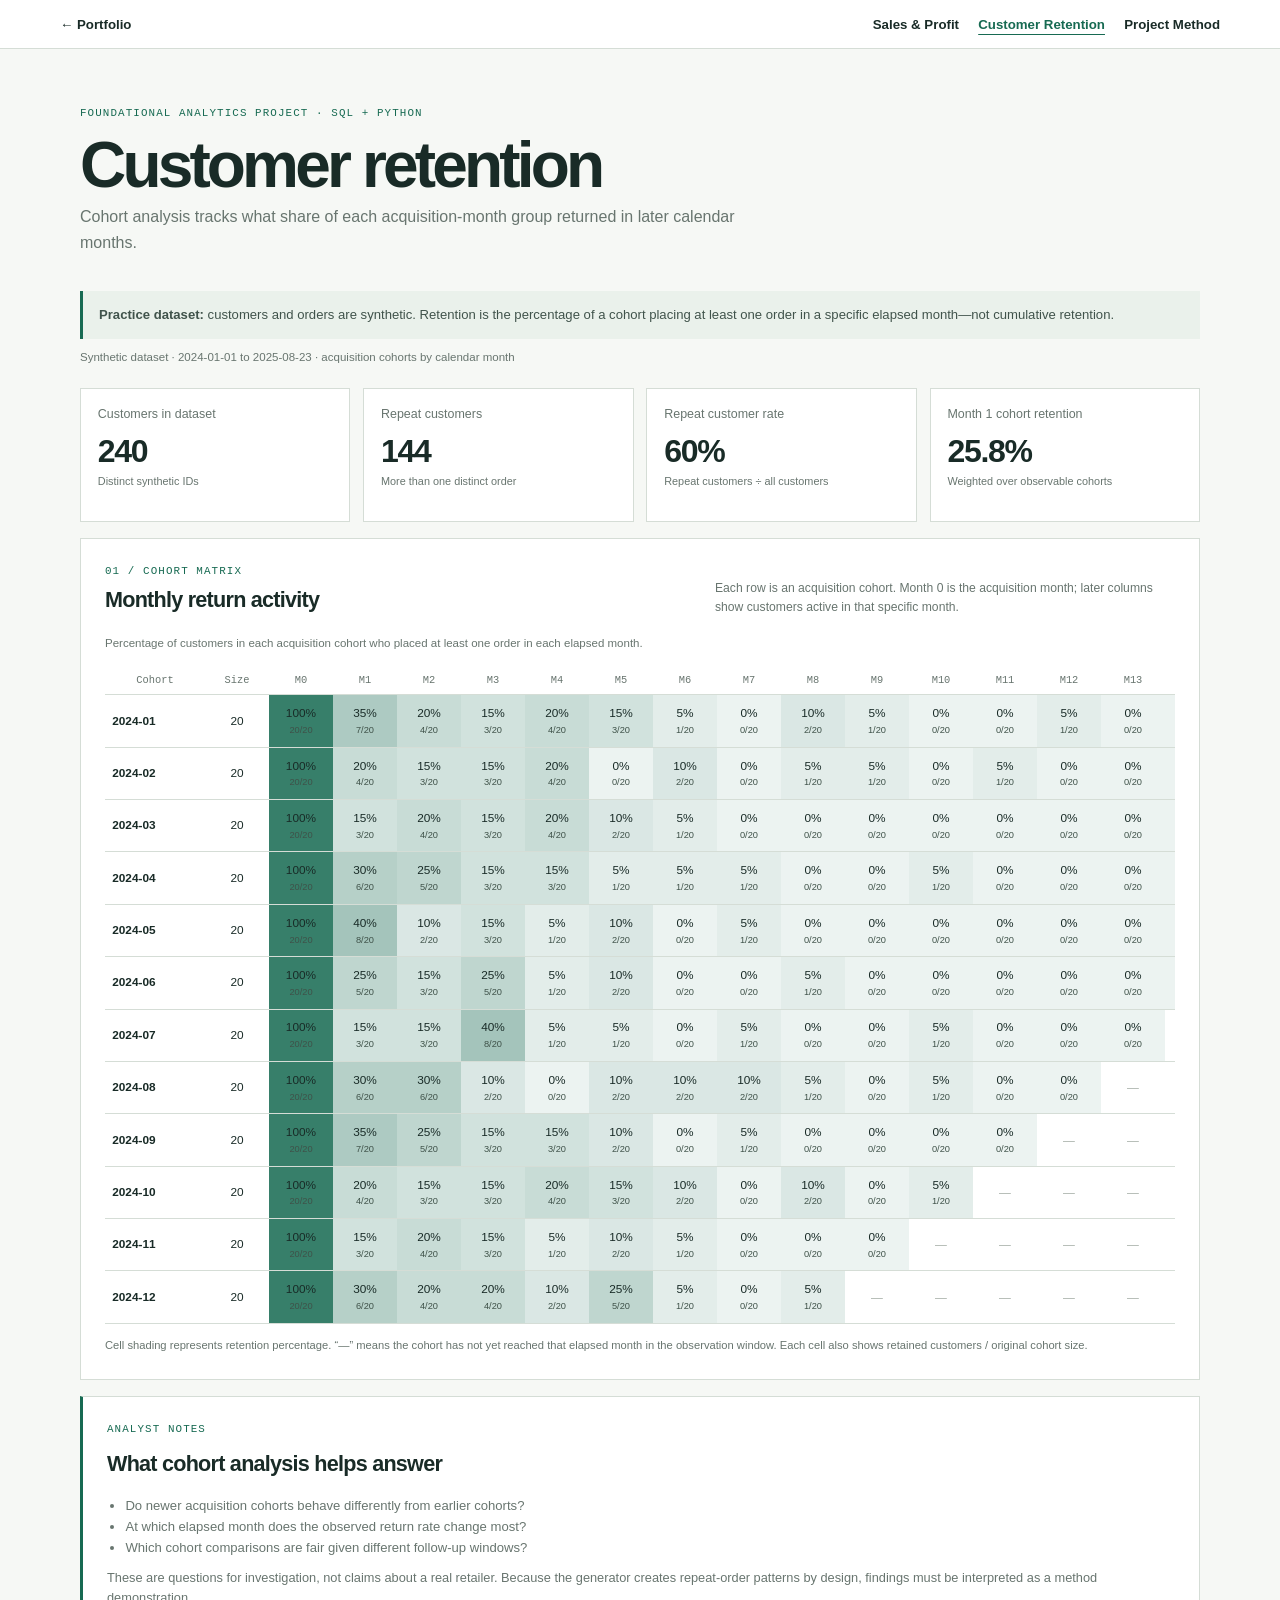
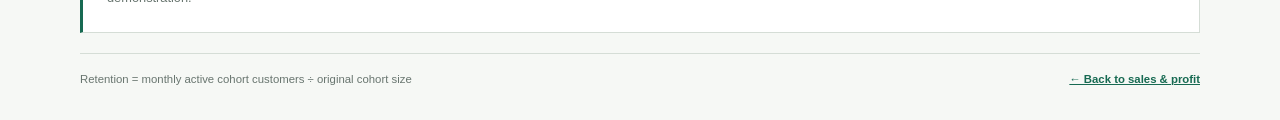
<file: projects/analytics-foundations/dashboard/retention.html>
<!doctype html>
<html lang="en">
<head>
  <meta charset="utf-8" />
  <meta name="viewport" content="width=device-width, initial-scale=1" />
  <meta name="description" content="Customer retention cohort dashboard using reproducible fictional retail data." />
  <title>Customer Retention Dashboard | Amaragani Nikhil Sai</title>
  <link rel="stylesheet" href="styles.css" />
</head>
<body>
  <header class="dash-header">
    <a href="../../../index.html" class="back-link">← Portfolio</a>
    <nav aria-label="Project dashboards">
      <a href="index.html">Sales & Profit</a>
      <a class="active" href="retention.html">Customer Retention</a>
      <a href="../README.md">Project Method</a>
    </nav>
  </header>
  <main class="dash-main">
    <p class="eyebrow">FOUNDATIONAL ANALYTICS PROJECT · SQL + PYTHON</p>
    <div class="title-row">
      <div>
        <h1>Customer retention</h1>
        <p class="subtitle">Cohort analysis tracks what share of each acquisition-month group returned in later calendar months.</p>
      </div>
    </div>
    <p class="notice"><strong>Practice dataset:</strong> customers and orders are synthetic. Retention is the percentage of a cohort placing at least one order in a specific elapsed month—not cumulative retention.</p>
    <div class="source-line" id="cohort-period">Loading cohort period…</div>
    <section class="kpi-grid retention-kpis" aria-label="Customer retention indicators">
      <article class="kpi"><span>Customers in dataset</span><strong id="customers">—</strong><small>Distinct synthetic IDs</small></article>
      <article class="kpi"><span>Repeat customers</span><strong id="repeat-customers">—</strong><small>More than one distinct order</small></article>
      <article class="kpi"><span>Repeat customer rate</span><strong id="repeat-rate">—</strong><small>Repeat customers ÷ all customers</small></article>
      <article class="kpi"><span>Month 1 cohort retention</span><strong id="month-one">—</strong><small>Weighted over observable cohorts</small></article>
    </section>
    <section class="panel">
      <div class="panel-heading"><div><p class="eyebrow">01 / COHORT MATRIX</p><h2>Monthly return activity</h2></div><p>Each row is an acquisition cohort. Month 0 is the acquisition month; later columns show customers active in that specific month.</p></div>
      <div class="table-scroll" tabindex="0" aria-label="Scrollable customer retention cohort table">
        <table id="cohort-table">
          <caption>Percentage of customers in each acquisition cohort who placed at least one order in each elapsed month.</caption>
          <thead></thead>
          <tbody></tbody>
        </table>
      </div>
      <p class="table-note">Cell shading represents retention percentage. “—” means the cohort has not yet reached that elapsed month in the observation window. Each cell also shows retained customers / original cohort size.</p>
    </section>
    <section class="panel insight-panel">
      <p class="eyebrow">ANALYST NOTES</p>
      <h2>What cohort analysis helps answer</h2>
      <ul>
        <li>Do newer acquisition cohorts behave differently from earlier cohorts?</li>
        <li>At which elapsed month does the observed return rate change most?</li>
        <li>Which cohort comparisons are fair given different follow-up windows?</li>
      </ul>
      <p>These are questions for investigation, not claims about a real retailer. Because the generator creates repeat-order patterns by design, findings must be interpreted as a method demonstration.</p>
    </section>
    <footer class="dash-footer">
      <span>Retention = monthly active cohort customers ÷ original cohort size</span>
      <a href="index.html">← Back to sales & profit</a>
    </footer>
  </main>
  <script src="retention.js"></script>
</body>
</html>
</file>
<file: styles.css>
:root {
  color-scheme: light;
  --paper: #f6f8f5;
  --paper-deep: #ebefea;
  --ink: #192b27;
  --ink-soft: #30443d;
  --muted: #68756f;
  --green: #176a52;
  --green-bright: #b9f16a;
  --line: #d5ddd6;
  --white: #fff;
  --serif: Georgia, "Times New Roman", serif;
  --sans: "Aptos", "Segoe UI", Arial, sans-serif;
  --mono: ui-monospace, "Cascadia Code", Consolas, monospace;
  --max: 1160px;
}

* { box-sizing: border-box; }
html { scroll-behavior: smooth; scroll-padding-top: 5rem; }
body {
  margin: 0;
  background: var(--paper);
  color: var(--ink);
  font-family: var(--sans);
  line-height: 1.65;
  -webkit-font-smoothing: antialiased;
}
a { color: inherit; text-decoration: none; }
a:hover { color: var(--green); }
a:focus-visible { outline: 3px solid var(--green); outline-offset: 4px; }
.container { width: min(var(--max), calc(100% - 3rem)); margin-inline: auto; }
.skip-link {
  position: absolute; left: -999px; top: 1rem; z-index: 100;
  padding: .7rem 1rem; background: var(--green); color: var(--white);
}
.skip-link:focus { left: 1rem; }

.site-header {
  position: sticky; top: 0; z-index: 50;
  background: rgba(246, 248, 245, .94);
  border-bottom: 1px solid rgba(25, 43, 39, .1);
  backdrop-filter: blur(16px);
}
.header-inner { min-height: 72px; display: flex; align-items: center; justify-content: space-between; gap: 2rem; }
.wordmark { font-size: 1.35rem; font-weight: 800; letter-spacing: -.08em; }
.wordmark span { color: var(--green); }
.nav { display: flex; align-items: center; gap: clamp(1.2rem, 3vw, 2.5rem); }
.nav a { font-size: .83rem; font-weight: 600; color: var(--ink-soft); }
.header-link { font-size: .84rem; font-weight: 700; color: var(--green); }
.header-link span { margin-left: .3rem; }

.hero { min-height: min(790px, calc(100svh - 72px)); padding-top: clamp(4rem, 10vh, 7.4rem); display: grid; grid-template-columns: 1.12fr .88fr; column-gap: 5%; position: relative; isolation: isolate; }
.hero::before { position: absolute; z-index: -1; inset: 0 -5vw; content: ""; pointer-events: none; background: radial-gradient(ellipse at 83% 37%, rgba(23, 106, 82, .1), transparent 34%), radial-gradient(rgba(23, 106, 82, .14) .75px, transparent .75px); background-size: auto, 22px 22px; mask-image: linear-gradient(90deg, transparent 25%, #000 100%); }
.hero-copy { max-width: 760px; }
.eyebrow { margin: 0 0 1.15rem; font: 500 .71rem/1.4 var(--mono); letter-spacing: .13em; color: var(--green); }
.status-dot { display: inline-block; width: .48rem; height: .48rem; margin-right: .4rem; border-radius: 50%; background: #76ae49; vertical-align: .05rem; box-shadow: 0 0 0 4px rgba(118, 174, 73, .12); }
h1, h2, h3, p { margin-top: 0; }
h1 { margin-bottom: 1.5rem; font-size: clamp(3.1rem, 7.4vw, 6.5rem); line-height: .99; letter-spacing: -.075em; font-weight: 600; }
h1 span { color: var(--green); font-family: var(--serif); font-weight: 400; font-style: italic; letter-spacing: -.065em; }
.hero-intro { max-width: 630px; margin-bottom: 1.8rem; color: var(--ink-soft); font-size: clamp(1.08rem, 1.6vw, 1.28rem); line-height: 1.75; }
.hero-actions { display: flex; align-items: center; gap: 1.5rem; flex-wrap: wrap; }
.button { display: inline-flex; align-items: center; gap: 1.4rem; min-height: 50px; padding: .8rem 1.15rem; font-size: .88rem; font-weight: 700; transition: transform .2s ease, background .2s ease; }
.button:hover { transform: translateY(-2px); text-decoration: none; }
.button-primary { background: var(--green); color: var(--white); }
.button-primary:hover { background: #0f5742; color: var(--white); }
.button-text { padding-inline: 0; color: var(--ink); }
.availability { max-width: 620px; margin: 1.3rem 0 0; color: var(--muted); font-size: .85rem; }
.hero-visual { position: relative; align-self: center; justify-self: end; width: min(100%, 500px); min-height: 612px; overflow: hidden; }
.visual-orbit { position: absolute; z-index: -1; border: 1px solid rgba(23, 106, 82, .17); border-radius: 50%; pointer-events: none; }
.visual-orbit-one { width: 350px; aspect-ratio: 1; right: 5%; top: 5%; }
.visual-orbit-two { width: 440px; aspect-ratio: 1; right: -4%; top: -3%; border-style: dashed; animation: orbit 70s linear infinite; }
@keyframes orbit { to { transform: rotate(360deg); } }
.signal-card { position: absolute; inset: auto 0 16px; margin: 0; padding: 1.2rem 1.4rem 1rem; overflow: hidden; color: #f3f7ee; background: linear-gradient(145deg, #17382f, #10251f 76%); border: 1px solid rgba(25, 66, 54, .22); border-radius: 7px; box-shadow: 0 28px 70px rgba(25, 43, 39, .18), 0 3px 10px rgba(25, 43, 39, .1); }
.signal-card::after { position: absolute; inset: 0; content: ""; pointer-events: none; opacity: .18; background: linear-gradient(115deg, transparent 30%, rgba(255,255,255,.09), transparent 52%); }
.signal-topline { display: flex; justify-content: space-between; gap: 1rem; color: #a9bcb0; font: 500 .57rem var(--mono); letter-spacing: .13em; }
.signal-topline > span:first-child { display: flex; align-items: center; gap: .55rem; }
.signal-topline i { width: 6px; height: 6px; border-radius: 50%; background: var(--green-bright); box-shadow: 0 0 12px rgba(185, 241, 106, .8); }
.signal-heading { display: flex; justify-content: space-between; align-items: end; gap: 1rem; margin-top: 1.25rem; }
.signal-heading p { margin: 0 0 .2rem; color: #bfd18e; font: 500 .54rem var(--mono); letter-spacing: .14em; }
.signal-heading h2 { margin: 0; font-size: clamp(1.2rem, 2.1vw, 1.6rem); line-height: 1.15; letter-spacing: -.04em; font-weight: 500; }
.signal-period { margin-bottom: .15rem; padding: .28rem .5rem; color: #d5e1d8; border: 1px solid rgba(219, 234, 223, .2); border-radius: 3px; font: 500 .58rem var(--mono); letter-spacing: .08em; }
.revenue-plot { display: block; width: 100%; height: auto; margin: .75rem 0 .45rem; overflow: visible; }
.plot-grid path { fill: none; stroke: rgba(223, 236, 224, .12); stroke-width: 1; }
.plot-grid text, .plot-months text { fill: #a3b5a8; font: 9px var(--mono); }
.plot-months text { text-anchor: middle; fill: #c1cec3; font-size: 8px; letter-spacing: .08em; }
.plot-area { fill: url("#revenue-area"); }
.plot-line { fill: none; stroke: #c7f27c; stroke-width: 2; stroke-linecap: round; stroke-linejoin: round; stroke-dasharray: 1; stroke-dashoffset: 0; animation: chart-draw 1.8s cubic-bezier(.22,.7,.2,1) both; }
@keyframes chart-draw { from { stroke-dashoffset: 1; } to { stroke-dashoffset: 0; } }
.plot-points circle { fill: #17382f; stroke: #dcff9d; stroke-width: 1.5; }
.signal-metrics { display: grid; grid-template-columns: repeat(3, 1fr); border-top: 1px solid rgba(223, 236, 224, .16); }
.signal-metrics div { padding: .72rem .5rem .45rem 0; }
.signal-metrics div + div { padding-left: .8rem; border-left: 1px solid rgba(223, 236, 224, .16); }
.signal-metrics span, .signal-metrics strong { display: block; }
.signal-metrics span { color: #a9bcb0; font: 500 .52rem var(--mono); letter-spacing: .1em; }
.signal-metrics strong { margin-top: .15rem; color: #f4f7ed; font-size: 1rem; font-weight: 600; font-variant-numeric: tabular-nums; }
.signal-card figcaption { margin-top: .15rem; color: #a9bcb0; font-size: .58rem; }
.portrait-stamp { position: absolute; z-index: 1; top: 0; right: 0; display: flex; align-items: center; gap: 1rem; width: min(100%, 390px); padding: .7rem; color: var(--ink); background: rgba(255, 255, 255, .96); border: 1px solid rgba(25, 43, 39, .1); border-radius: 7px; box-shadow: 0 12px 35px rgba(25, 43, 39, .13); backdrop-filter: blur(12px); }
.portrait-stamp img { display: block; flex: 0 0 auto; width: 144px; height: 144px; object-fit: cover; object-position: center 35%; border-radius: 50%; outline: 2px solid var(--paper); }
.portrait-stamp div { min-width: 0; flex: 1; }
.portrait-stamp strong, .portrait-stamp div span { display: block; }
.portrait-stamp strong { font-size: .85rem; }
.portrait-stamp div span { margin-top: .2rem; color: var(--muted); font: 500 .57rem var(--mono); letter-spacing: .08em; }
.portrait-year { color: var(--green); font: 500 .63rem var(--mono); }
.visual-index { position: absolute; right: 0; bottom: 0; left: 0; display: flex; justify-content: space-between; color: #87948c; font: 500 .54rem var(--mono); letter-spacing: .1em; }
.hero-bottom, .work-number, .work-side-note, .skill-status, .credential-kind, .footer-layout > a:last-child { font-family: var(--mono); font-size: .66rem; letter-spacing: .1em; }
.hero-bottom { grid-column: 1 / -1; align-self: end; display: flex; justify-content: space-between; gap: 1rem; padding: 2rem 0 1.25rem; border-bottom: 1px solid var(--line); color: var(--muted); }
.hero-bottom a { color: var(--green); }

.section { padding: clamp(5rem, 10vw, 8.5rem) 0; }
.about-section { background: var(--white); }
.about-layout, .credential-layout { display: grid; grid-template-columns: .85fr 1.15fr; gap: 9%; }
.section-heading h2, .direction-layout h2, .contact-layout h2 { margin-bottom: 1.3rem; font-size: clamp(2.2rem, 4vw, 3.7rem); line-height: 1.08; letter-spacing: -.055em; font-weight: 600; }
.about-copy { max-width: 650px; color: var(--muted); }
.about-copy .about-lead { color: var(--ink); font-size: 1.28rem; line-height: 1.55; }
.profile-facts {
  display: grid;
  grid-template-columns: repeat(3, minmax(0, 1fr));
  gap: 1px;
  margin: 1.35rem 0;
  border: 1px solid var(--line);
  background: var(--line);
}
.profile-facts div { min-width: 0; padding: .85rem; background: var(--paper); }
.profile-facts span, .profile-facts strong { display: block; }
.profile-facts span { margin-bottom: .35rem; color: var(--green); font: 500 .57rem/1.4 var(--mono); letter-spacing: .08em; }
.profile-facts strong { color: var(--ink); font-size: .78rem; line-height: 1.4; }
.inline-link { display: inline-flex; align-items: center; gap: .8rem; margin-top: .55rem; color: var(--green); font-size: .85rem; font-weight: 700; }
.inline-link:hover { text-decoration: underline; text-underline-offset: 4px; }

.work-section { background: var(--paper); }
.work-heading { display: flex; align-items: end; justify-content: space-between; gap: 2rem; margin-bottom: 3rem; }
.work-heading h2 { margin-bottom: 0; }
.work-heading > p { max-width: 360px; margin-bottom: .35rem; color: var(--muted); font-size: .93rem; }
.work-card { display: grid; grid-template-columns: 70px 1fr 155px; gap: 1.5rem; padding: 2.5rem 0; border-top: 1px solid #bfcac0; }
.work-card:last-of-type { border-bottom: 1px solid #bfcac0; }
.work-number { padding-top: .2rem; color: var(--green); }
.work-content { max-width: 800px; }
.project-type { margin-bottom: .65rem; color: var(--green); font: 500 .67rem var(--mono); letter-spacing: .09em; }
.work-content h3 { margin-bottom: .55rem; font-size: clamp(1.65rem, 3vw, 2.4rem); letter-spacing: -.045em; font-weight: 600; }
.project-summary { max-width: 700px; margin-bottom: 1.7rem; color: var(--muted); }
.project-facts { display: grid; grid-template-columns: repeat(3, 1fr); gap: 1rem; }
.project-facts div { padding-top: .75rem; border-top: 1px solid var(--line); }
.project-facts span { display: block; margin-bottom: .35rem; color: var(--muted); font-size: .72rem; }
.project-facts strong { display: block; font-size: .83rem; line-height: 1.55; font-weight: 600; }
.project-foot { display: flex; flex-wrap: wrap; justify-content: space-between; align-items: center; gap: 1rem; margin-top: 1.45rem; }
.tags { display: flex; flex-wrap: wrap; gap: .45rem; }
.tags span { padding: .32rem .6rem; border: 1px solid var(--line); border-radius: 99px; color: var(--ink-soft); font-size: .68rem; }
.project-foot .inline-link { margin-top: 0; }
.work-side-note { align-self: center; justify-self: end; color: #89958c; line-height: 1.8; text-align: right; }
.metric-note { margin: 1rem 0 0 86px; color: var(--muted); font-size: .72rem; }
.workshop-label { margin: 3rem 0 0; padding: 1.4rem 0 .4rem; border-top: 2px solid var(--green); }
.workshop-label .eyebrow { margin-bottom: .45rem; }
.workshop-label > p:last-child { max-width: 720px; margin-bottom: 0; color: var(--muted); font-size: .86rem; }

.technical-section { background: var(--white); }
.technical-grid { display: grid; grid-template-columns: repeat(2, 1fr); gap: 1px; margin-top: 2rem; background: var(--line); border: 1px solid var(--line); }
.technical-card { display: flex; flex-direction: column; align-items: flex-start; padding: clamp(1.2rem, 3vw, 2rem); background: var(--white); }
.technical-card h3 { margin: 0 0 .6rem; font-size: 1.35rem; letter-spacing: -.035em; }
.technical-card > p:not(.project-type) { flex: 1; margin-bottom: 1.1rem; color: var(--muted); font-size: .86rem; }
.technical-card .project-type { min-height: 2.2em; font-size: .61rem; }
.technical-card .project-links { margin-top: 1rem; }
.technical-card .project-links a { color: var(--green); font-size: .78rem; font-weight: 700; }
.technical-card .project-links a:hover { text-decoration: underline; text-underline-offset: 3px; }

.skills-section { background: var(--paper-deep); }
.section-description { max-width: 420px; color: var(--muted); }
.skill-grid { display: grid; grid-template-columns: repeat(4, 1fr); gap: 1px; margin-top: 2.8rem; background: #cbd4cc; border: 1px solid #cbd4cc; }
.skill-card { display: flex; min-height: 270px; flex-direction: column; align-items: flex-start; padding: 1.45rem; background: var(--paper-deep); }
.skill-number { color: var(--green); font: 500 .7rem var(--mono); }
.skill-card h3 { margin: 2.3rem 0 .55rem; font-size: 1.1rem; letter-spacing: -.025em; }
.skill-card p { flex: 1; margin-bottom: .7rem; color: var(--muted); font-size: .83rem; }
.skill-evidence { margin-bottom: .8rem; color: var(--green); font-size: .72rem; font-weight: 700; }
.skill-evidence:hover { text-decoration: underline; text-underline-offset: 3px; }
.skill-status { color: var(--green); font-size: .59rem; }

.credential-section { background: var(--white); }
.credential-layout { align-items: start; }
.credential-list { border-top: 1px solid var(--line); }
.credential { display: grid; grid-template-columns: 56px 1fr auto; align-items: center; gap: 1rem; padding: 1.2rem 0; border-bottom: 1px solid var(--line); }
.credential-mark { display: grid; place-items: center; width: 46px; height: 46px; background: var(--paper-deep); color: var(--green); font: 500 .68rem var(--mono); }
.credential h3 { margin: 0 0 .2rem; font-size: .97rem; }
.credential p { margin: 0; color: var(--muted); font-size: .79rem; }
.credential-kind { color: var(--green); font-size: .58rem; }
.credential-note { margin: 1rem 0 0; color: var(--muted); font-size: .75rem; }
.background-section { background: var(--white); }
.background-grid { display: grid; grid-template-columns: 1.1fr .9fr; gap: 8%; margin-top: 2.3rem; }
.column-title { margin: 0 0 1rem; color: var(--green); font: 500 .7rem var(--mono); letter-spacing: .1em; text-transform: uppercase; }
.background-item { display: grid; grid-template-columns: 90px 1fr; gap: 1rem; padding: 1rem 0; border-top: 1px solid var(--line); }
.background-date { color: var(--green); font: 500 .65rem var(--mono); }
.background-item h4, .credential h4 { margin: 0 0 .25rem; font-size: .9rem; }
.background-item p { margin: 0; color: var(--muted); font-size: .78rem; }
.background-column .credential { grid-template-columns: 46px 1fr auto; }
.background-column .credential-mark { width: 38px; height: 38px; }
.credential-note a { color: var(--green); font-weight: 700; }

.direction-section { padding: 4rem 0; background: var(--green); color: var(--white); }
.direction-layout { display: grid; grid-template-columns: .75fr 1fr auto; align-items: start; gap: 2rem; }
.direction-layout .eyebrow { color: var(--green-bright); }
.direction-layout h2 { max-width: 540px; margin-bottom: .8rem; font-size: clamp(1.8rem, 3.4vw, 2.8rem); }
.direction-layout div > p { max-width: 650px; margin-bottom: 0; color: rgba(255,255,255,.76); font-size: .9rem; }
.direction-arrow { color: var(--green-bright); font-size: 2rem; }

.contact-section { padding: clamp(4rem, 9vw, 7rem) 0; background: var(--ink); color: var(--white); }
.contact-layout { display: grid; grid-template-columns: 1fr .7fr; gap: 10%; align-items: end; }
.contact-layout .eyebrow { color: var(--green-bright); }
.contact-layout h2 { margin-bottom: 0; }
.contact-layout h2 span { color: var(--green-bright); font: italic 400 1em var(--serif); }
.contact-copy > p { color: #c0cbc4; font-size: .91rem; }
.button-light { margin-top: .6rem; background: var(--green-bright); color: var(--ink); }
.button-light:hover { background: #cdfc90; color: var(--ink); }
.contact-links { display: flex; flex-wrap: wrap; gap: .75rem; }
.button-contact { margin-top: .6rem; border: 1px solid rgba(255,255,255,.28); color: var(--white); }
.button-contact:hover { border-color: var(--green-bright); color: var(--green-bright); }
.contact-copy .contact-note { margin: 1rem 0 0; color: #93a29a; font-size: .72rem; }
.site-footer { background: var(--ink); color: #aebbb3; }
.footer-layout { display: flex; align-items: center; justify-content: space-between; gap: 1rem; min-height: 78px; border-top: 1px solid rgba(255,255,255,.15); }
.footer-mark { color: var(--white); }
.footer-layout p { margin: 0; font-size: .75rem; }
.footer-layout > a:last-child { font-size: .59rem; }

@media (max-width: 900px) {
  .hero { min-height: 0; padding-bottom: 0; grid-template-columns: 1.05fr .95fr; column-gap: 3%; }
  .hero-visual { min-height: 600px; }
  .signal-card { padding-inline: 1.1rem; }
  .about-layout, .credential-layout { gap: 5%; }
  .skill-grid { grid-template-columns: repeat(2, 1fr); }
  .work-card { grid-template-columns: 48px 1fr 100px; gap: 1rem; }
}
@media (max-width: 640px) {
  .container { width: min(var(--max), calc(100% - 2rem)); }
  .header-inner { min-height: 64px; gap: .7rem; flex-wrap: wrap; padding: .55rem 0; }
  .nav { order: 3; width: 100%; justify-content: space-between; padding: .3rem 0; }
  .nav { gap: .85rem; }
  .nav a { font-size: .7rem; }
  .header-link { font-size: .73rem; }
  .hero { display: block; padding-top: 4rem; }
  h1 { font-size: clamp(3rem, 15vw, 5rem); }
  .hero-visual { max-width: 500px; min-height: 560px; margin: 3.2rem auto 0; }
  .signal-card { bottom: 18px; padding: 1rem 1.1rem .85rem; }
  .signal-heading { margin-top: 1rem; }
  .signal-heading h2 { font-size: 1.35rem; }
  .portrait-stamp { width: min(92%, 390px); }
  .portrait-stamp img { width: clamp(108px, 30vw, 132px); height: clamp(108px, 30vw, 132px); }
  .visual-index { bottom: 0; }
  .hero-bottom { margin-top: 3rem; flex-wrap: wrap; font-size: .55rem; }
  .hero-bottom span:nth-child(2) { display: none; }
  .section { padding: 4.5rem 0; }
  .about-layout, .credential-layout, .contact-layout { grid-template-columns: 1fr; gap: 1rem; }
  .profile-facts { grid-template-columns: 1fr; }
  .section-heading h2, .contact-layout h2 { font-size: 2.65rem; }
  .work-heading { display: block; }
  .work-heading > p { margin-top: 1rem; }
  .work-card { grid-template-columns: 32px 1fr; padding: 1.8rem 0; }
  .work-side-note { display: none; }
  .project-facts { grid-template-columns: 1fr; gap: .65rem; }
  .project-facts div { display: grid; grid-template-columns: 130px 1fr; gap: .6rem; }
  .project-facts span { margin: 0; }
  .metric-note { margin-left: 0; }
  .skill-grid { grid-template-columns: 1fr; }
  .skill-card { min-height: 0; }
  .skill-card h3 { margin-top: 1.3rem; }
  .skill-card p { min-height: 0; }
  .technical-grid, .background-grid { grid-template-columns: 1fr; }
  .technical-card .project-type { min-height: 0; }
  .background-grid { gap: 2.5rem; }
  .direction-layout { grid-template-columns: 1fr auto; gap: .7rem 1rem; }
  .direction-layout .eyebrow { grid-column: 1 / -1; }
  .direction-arrow { grid-column: 2; grid-row: 2; }
  .direction-layout div { grid-column: 1 / -1; grid-row: 2; }
  .footer-layout { flex-wrap: wrap; padding: 1rem 0; }
  .footer-layout p { flex-basis: calc(100% - 70px); text-align: right; }
}
@media (max-width: 390px) {
  .nav { gap: .55rem; }
  .nav a { font-size: .64rem; }
  .header-link { font-size: .68rem; }
  .credential { grid-template-columns: 42px 1fr; }
  .credential-mark { width: 38px; height: 38px; }
  .credential-kind { grid-column: 2; }
  .hero-visual { min-height: 560px; }
  .signal-card { padding-inline: .8rem; }
  .signal-heading h2 { font-size: 1.2rem; }
  .portrait-stamp { gap: .7rem; padding: .55rem; }
  .portrait-stamp img { width: 108px; height: 108px; }
  .portrait-stamp strong { font-size: .75rem; }
  .portrait-stamp div span { font-size: .48rem; }
  .signal-metrics strong { font-size: .88rem; }
}
@media (prefers-reduced-motion: reduce) {
  *, *::before, *::after { scroll-behavior: auto !important; transition-duration: .01ms !important; }
  .visual-orbit-two, .plot-line { animation: none !important; }
}

.hero h1 { max-width: 900px; font-size: clamp(3rem, 5.1vw, 4.8rem); }
.nav a { transition: color .18s ease; }
.nav a:hover { color: var(--green); }

.data-lab-section {
  position: relative;
  overflow: hidden;
  padding: clamp(4.5rem, 8vw, 7.5rem) 0;
  background: #e9eee9;
  border-block: 1px solid #d3ddd5;
}
.data-lab-section::before {
  position: absolute;
  inset: 0 0 auto;
  height: 22rem;
  background: linear-gradient(120deg, transparent 62%, rgba(185, 241, 106, .12));
  pointer-events: none;
  content: "";
}
.data-lab-section > .container { position: relative; }
.lab-heading {
  display: grid;
  grid-template-columns: 1fr .7fr;
  align-items: end;
  gap: 3rem;
  margin-bottom: 2.5rem;
}
.lab-index { color: #8b9a90; }
.lab-heading h2 {
  margin: 0;
  font-size: clamp(2.5rem, 5.6vw, 5rem);
  line-height: .98;
  letter-spacing: -.07em;
  font-weight: 600;
}
.lab-heading h2 span { color: var(--green); font: italic 400 1em var(--serif); }
.lab-question {
  max-width: 420px;
  margin: 0 0 .45rem;
  padding: 1rem 0 0 1.1rem;
  border-top: 1px solid #9cac9f;
  border-left: 2px solid var(--green);
  color: var(--ink-soft);
  font-size: .96rem;
}
.lab-question span {
  display: block;
  margin-bottom: .5rem;
  color: var(--green);
  font: 500 .63rem var(--mono);
  letter-spacing: .1em;
}
.lab-shell {
  overflow: hidden;
  background: #fff;
  border: 1px solid #d5ddd6;
  box-shadow: 0 20px 60px rgba(25, 43, 39, .07);
}
.lab-topline {
  display: flex;
  justify-content: space-between;
  gap: 1rem;
  padding: .9rem 1.35rem;
  background: var(--ink);
  color: #dce8dd;
  font: 500 .62rem var(--mono);
  letter-spacing: .08em;
}
.lab-topline > span:first-child { display: flex; align-items: center; gap: .55rem; }
.lab-topline i {
  width: .45rem;
  height: .45rem;
  border-radius: 50%;
  background: var(--green-bright);
}
.lab-topline > span:last-child { color: #b9c9bc; }
.lab-controls {
  display: flex;
  align-items: end;
  flex-wrap: wrap;
  gap: .85rem 1.1rem;
  padding: 1.2rem 1.35rem;
  border-bottom: 1px solid var(--line);
}
.lab-controls label {
  display: grid;
  gap: .38rem;
  color: var(--muted);
  font: 500 .62rem var(--mono);
  letter-spacing: .06em;
  text-transform: uppercase;
}
.lab-controls select {
  min-width: 150px;
  min-height: 42px;
  padding: .55rem 2rem .55rem .7rem;
  appearance: none;
  border: 1px solid #c9d3cb;
  border-radius: 0;
  background: #f7f9f6;
  color: var(--ink);
  font: 600 .78rem var(--sans);
  letter-spacing: normal;
  text-transform: none;
}
.lab-controls select:focus-visible {
  outline: 3px solid #76ae49;
  outline-offset: 2px;
}
.lab-method-link {
  margin: 0 0 .6rem auto;
  color: var(--green);
  font-size: .79rem;
  font-weight: 700;
}
.lab-method-link:hover { text-decoration: underline; text-underline-offset: 4px; }
.lab-summary { padding: 1.3rem 1.35rem .8rem; }
.lab-kpis {
  display: grid;
  grid-template-columns: repeat(4, 1fr);
  gap: 1px;
  background: var(--line);
  border: 1px solid var(--line);
}
.lab-kpis article { min-width: 0; padding: 1rem; background: #fff; }
.lab-kpis article > span, .lab-kpis small { display: block; color: var(--muted); }
.lab-kpis article > span { font-size: .72rem; }
.lab-kpis strong {
  display: block;
  margin: .28rem 0 .18rem;
  color: var(--ink);
  font-size: clamp(1.2rem, 2.3vw, 1.75rem);
  line-height: 1.25;
  letter-spacing: -.045em;
  font-variant-numeric: tabular-nums;
}
.lab-kpis small { font-size: .67rem; line-height: 1.45; }
.lab-period-note {
  margin: .7rem 0 0;
  color: var(--muted);
  font: 500 .63rem var(--mono);
}
.lab-chart-layout {
  display: grid;
  grid-template-columns: .7fr 1.3fr;
  gap: 2.5rem;
  padding: 1.4rem 1.35rem 1.8rem;
}
.lab-chart-copy .eyebrow { margin-bottom: .65rem; font-size: .6rem; }
.lab-chart-copy h3 {
  margin-bottom: .75rem;
  font-size: clamp(1.35rem, 2.5vw, 1.9rem);
  line-height: 1.13;
  letter-spacing: -.04em;
}
.lab-insight { color: var(--ink-soft); font-size: .82rem; line-height: 1.6; }
.lab-limitation {
  margin: 1.2rem 0 0;
  padding: .8rem .9rem;
  border-left: 2px solid #91b566;
  background: #f1f5ed;
  color: var(--muted);
  font-size: .71rem;
  line-height: 1.55;
}
.lab-limitation strong { color: var(--ink); }
.lab-chart { min-width: 0; margin: 0; }
.lab-chart svg { display: block; width: 100%; height: auto; overflow: visible; }
.lab-chart svg line { stroke: #e0e6e0; stroke-width: 1; }
.lab-chart svg text {
  fill: #69766e;
  font: 11px var(--mono);
}
.lab-chart svg text.chart-label { fill: #30443d; font: 600 12px var(--sans); }
.lab-chart svg rect { fill: #94b89a; }
.lab-chart svg rect.chart-bar-primary { fill: #176a52; }
.lab-chart figcaption { margin-top: .4rem; color: var(--muted); font-size: .67rem; }
.lab-table-wrap { overflow-x: auto; padding: 0 1.35rem 1.25rem; }
.lab-table {
  width: 100%;
  border-collapse: collapse;
  font-size: .72rem;
  font-variant-numeric: tabular-nums;
}
.lab-table caption {
  padding: 0 0 .55rem;
  color: var(--muted);
  font: 500 .62rem var(--mono);
  letter-spacing: .04em;
  text-align: left;
}
.lab-table th, .lab-table td { padding: .55rem .65rem; border-top: 1px solid #e4e9e4; text-align: right; }
.lab-table th:first-child, .lab-table td:first-child { text-align: left; }
.lab-table thead th { color: var(--muted); font-weight: 500; }
.lab-table tbody th { color: var(--ink); font-weight: 600; }
.lab-table tbody td { color: var(--ink-soft); }
.lab-workflow {
  display: flex;
  align-items: center;
  flex-wrap: wrap;
  gap: .7rem 1.25rem;
  padding: 1rem 1.35rem;
  background: #f3f6f2;
  border-top: 1px solid var(--line);
}
.lab-workflow > span { color: var(--ink); font-size: .71rem; font-weight: 700; }
.lab-workflow b { margin-right: .25rem; color: var(--green); font: 500 .61rem var(--mono); }
.lab-workflow p { flex-basis: 100%; max-width: 900px; margin: 0; color: var(--muted); font-size: .71rem; }
.lab-source {
  margin: .8rem 0 0;
  color: var(--muted);
  font: 500 .6rem/1.6 var(--mono);
  letter-spacing: .035em;
}
.lab-source a { color: var(--green); text-decoration: underline; text-underline-offset: 2px; }
.lab-error {
  margin: 0;
  padding: .8rem 1.35rem;
  background: #fff3ee;
  color: #852f1d;
  font-size: .78rem;
}
.foundation-note {
  display: flex;
  align-items: center;
  gap: .9rem;
  margin: 1.35rem 0 .7rem;
  padding: .95rem 1rem;
  border: 1px solid #d5ddd6;
  background: #f6f8f5;
}
.foundation-mark {
  display: grid;
  flex: 0 0 42px;
  place-items: center;
  width: 42px;
  height: 42px;
  background: var(--ink);
  color: var(--green-bright);
  font: 500 .68rem var(--mono);
}
.foundation-note p { margin: 0; color: var(--ink-soft); font-size: .78rem; line-height: 1.55; }
.foundation-note strong { color: var(--ink); }
.foundation-note small { color: var(--muted); font-size: .68rem; }

@media (max-width: 900px) {
  .lab-chart-layout { grid-template-columns: 1fr; gap: 1rem; }
}
@media (max-width: 640px) {
  .hero::before { inset: 0; }
  .hero h1 { font-size: clamp(3rem, 12vw, 4.1rem); }
  .lab-heading { grid-template-columns: 1fr; gap: 1.2rem; }
  .lab-heading h2 { font-size: clamp(2.65rem, 12vw, 4rem); }
  .lab-question { max-width: none; }
  .lab-topline { padding-inline: 1rem; font-size: .54rem; }
  .lab-controls { align-items: stretch; display: grid; grid-template-columns: repeat(2, minmax(0, 1fr)); padding: 1rem; }
  .lab-controls label:last-of-type { grid-column: 1 / -1; }
  .lab-controls select { width: 100%; min-width: 0; }
  .lab-method-link { margin: .3rem 0 0; align-self: center; }
  .lab-summary { padding: 1rem 1rem .7rem; }
  .lab-kpis { grid-template-columns: repeat(2, 1fr); }
  .lab-kpis article { padding: .8rem; }
  .lab-chart-layout { padding: 1.2rem 1rem 1.4rem; }
  .lab-chart svg text { font-size: 18px; }
  .lab-chart svg text.chart-label { font-size: 19px; }
  .lab-table-wrap { padding-inline: 1rem; }
  .lab-table { min-width: 0; font-size: .62rem; }
  .lab-table th, .lab-table td { padding-inline: .25rem; }
  .lab-table td { white-space: nowrap; }
  .lab-workflow { padding: 1rem; gap: .7rem 1rem; }
  .lab-source { font-size: .56rem; }
  .lab-error { padding-inline: 1rem; }
}

/* Global portfolio upgrade */
.featured-project-section { background: #eef3ee; border-block: 1px solid #d4ded5; }
.featured-project-card { padding: clamp(1.4rem, 4vw, 3rem); background: var(--ink); color: var(--white); border: 1px solid #233c34; box-shadow: 0 24px 70px rgba(25,43,39,.12); }
.featured-project-kicker { color: var(--green-bright); font: 500 .65rem var(--mono); letter-spacing: .1em; }
.featured-project-lead { max-width: 850px; margin: 1rem 0 2rem; font-size: clamp(1.25rem, 2.5vw, 2rem); line-height: 1.35; letter-spacing: -.025em; }
.featured-project-grid { display: grid; grid-template-columns: repeat(3,1fr); gap: 1px; background: rgba(255,255,255,.15); border: 1px solid rgba(255,255,255,.15); }
.featured-project-grid div { padding: 1rem; background: #173229; }
.featured-project-grid span { display:block; margin-bottom:.45rem; color:#9eb1a6; font:500 .58rem var(--mono); letter-spacing:.08em; }
.featured-project-grid strong { display:block; color:#eef6ef; font-size:.82rem; line-height:1.5; }
.featured-project-card .project-foot { margin-top:1.6rem; }
.featured-project-card .tags span { border-color: rgba(255,255,255,.2); color:#dbe7dd; }
.featured-project-card .inline-link { color: var(--green-bright); }
@media (max-width: 700px) {
  .featured-project-grid { grid-template-columns: 1fr; }
}

/* Global portfolio upgrade */
.featured-project-section { background: #eef3ee; border-block: 1px solid #d4ded5; }
.featured-project-card { padding: clamp(1.4rem, 4vw, 3rem); background: var(--ink); color: var(--white); border: 1px solid #233c34; box-shadow: 0 24px 70px rgba(25,43,39,.12); }
.featured-project-kicker { color: var(--green-bright); font: 500 .65rem var(--mono); letter-spacing: .1em; }
.featured-project-lead { max-width: 850px; margin: 1rem 0 2rem; font-size: clamp(1.25rem, 2.5vw, 2rem); line-height: 1.35; letter-spacing: -.025em; }
.featured-project-grid { display: grid; grid-template-columns: repeat(3,1fr); gap: 1px; background: rgba(255,255,255,.15); border: 1px solid rgba(255,255,255,.15); }
.featured-project-grid div { padding: 1rem; background: #173229; }
.featured-project-grid span { display:block; margin-bottom:.45rem; color:#9eb1a6; font:500 .58rem var(--mono); letter-spacing:.08em; }
.featured-project-grid strong { display:block; color:#eef6ef; font-size:.82rem; line-height:1.5; }
.featured-project-card .project-foot { margin-top:1.6rem; }
.featured-project-card .tags span { border-color: rgba(255,255,255,.2); color:#dbe7dd; }
.featured-project-card .inline-link { color: var(--green-bright); }
@media (max-width: 700px) { .featured-project-grid { grid-template-columns: 1fr; } }


/* Recruiter-first real-data hero */
.real-project-card .signal-heading h2 { max-width: 360px; }
.real-kpi-stack { display:grid; grid-template-columns:repeat(2,1fr); gap:1px; margin:1.2rem 0; background:rgba(255,255,255,.12); border:1px solid rgba(255,255,255,.12); }
.real-kpi-stack > div { padding:.85rem; background:#17382f; }
.real-kpi-stack span { display:block; font:500 .55rem var(--mono); letter-spacing:.08em; color:#9eb1a6; }
.real-kpi-stack strong { display:block; margin-top:.2rem; color:#eef6ef; font-size:1.25rem; letter-spacing:-.04em; }
.signal-bottomline { display:flex; justify-content:space-between; gap:1rem; align-items:center; margin-top:1rem; color:#b8c9bf; font:500 .57rem var(--mono); }
.signal-bottomline a { color:var(--green-bright); text-decoration:none; white-space:nowrap; }
.real-project-card figcaption { margin-top:.8rem; }
@media (max-width: 700px) {
  .real-kpi-stack { grid-template-columns:1fr 1fr; }
  .signal-bottomline { display:block; }
  .signal-bottomline a { display:inline-block; margin-top:.6rem; }
}

.dashboard-collection-section{background:var(--paper-deep);padding-block:6rem}
.dashboard-collection-grid{display:grid;grid-template-columns:repeat(2,minmax(0,1fr));gap:1rem;margin-top:2rem}
.dashboard-collection-card{background:var(--white);border:1px solid var(--line);padding:1.35rem;display:flex;flex-direction:column;min-height:300px}
.dashboard-collection-card.featured{grid-column:1/-1;background:var(--ink);color:var(--white);border-color:var(--ink)}
.dashboard-card-topline{display:flex;justify-content:space-between;gap:1rem;font:600 .62rem/1.4 var(--mono);letter-spacing:.08em;color:var(--green)}
.dashboard-collection-card.featured .dashboard-card-topline{color:var(--green-bright)}
.dashboard-collection-card h3{margin:1rem 0 .7rem;font-size:1.55rem;letter-spacing:-.04em}
.dashboard-collection-card p{margin:0;color:var(--ink-soft);font-size:.9rem;line-height:1.65}
.dashboard-collection-card.featured p{color:#d4e0da}
.dashboard-card-metrics{display:flex;flex-wrap:wrap;gap:.5rem;margin:1rem 0}
.dashboard-card-metrics span{border:1px solid var(--line);padding:.32rem .55rem;border-radius:999px;font-size:.63rem;color:var(--green)}
.dashboard-collection-card.featured .dashboard-card-metrics span{border-color:#39564d;color:var(--green-bright)}
.dashboard-collection-card .project-links{margin-top:auto;display:flex;flex-wrap:wrap;gap:.8rem;padding-top:1.2rem}
.dashboard-collection-card .project-links a{font-size:.77rem;font-weight:700;color:var(--green)}
.dashboard-collection-card.featured .project-links a{color:var(--green-bright)}
@media (max-width: 820px){
  .dashboard-collection-grid{grid-template-columns:1fr}
  .dashboard-collection-card.featured{grid-column:auto}
  .dashboard-card-topline{display:block}
  .dashboard-card-topline span{display:block;margin-bottom:.25rem}
}

.dashboard-suite-section{padding:6rem 0;background:var(--paper-deep)}
.dashboard-suite-grid{display:grid;grid-template-columns:repeat(3,1fr);gap:1px;background:var(--line);border:1px solid var(--line)}
.dashboard-suite-card{min-height:190px;background:var(--white);padding:1.5rem;display:flex;flex-direction:column;justify-content:space-between;transition:transform .2s ease,background .2s ease}
.dashboard-suite-card:hover{transform:translateY(-3px);background:#fbfcfa}
.dashboard-suite-card.hero-suite{background:var(--green);color:#fff}
.dashboard-suite-card.hero-suite p,.dashboard-suite-card.hero-suite span{color:#d9e7e0}
.dashboard-suite-card .suite-index{font:700 .64rem var(--mono);color:var(--green);letter-spacing:.1em}
.dashboard-suite-card.hero-suite .suite-index{color:var(--green-bright)}
.dashboard-suite-card p{font:700 .62rem var(--mono);letter-spacing:.08em;color:var(--green);margin:0 0 .45rem}
.dashboard-suite-card h3{margin:0 0 .45rem;font-size:1.35rem;letter-spacing:-.035em}
.dashboard-suite-card span:last-child{font-size:.78rem;color:var(--muted);line-height:1.45}
.dashboard-suite-cta{margin-top:1px;background:var(--ink);color:#fff;padding:1.25rem 1.5rem;display:flex;justify-content:space-between;align-items:center;gap:2rem}
.dashboard-suite-cta span{display:block;font:700 .62rem var(--mono);letter-spacing:.08em;color:var(--green-bright)}
.dashboard-suite-cta strong{display:block;max-width:760px;margin-top:.25rem;font-size:1rem}
@media(max-width:900px){.dashboard-suite-grid{grid-template-columns:1fr 1fr}.dashboard-suite-cta{align-items:flex-start;flex-direction:column}}
@media(max-width:620px){.dashboard-suite-grid{grid-template-columns:1fr}.dashboard-suite-cta{padding:1rem}.dashboard-suite-cta strong{font-size:.92rem}}
</file>
<file: projects/analytics-foundations/dashboard/styles.css>
:root {
  color-scheme: light;
  --paper: #f6f8f5;
  --ink: #192b27;
  --muted: #68756f;
  --green: #176a52;
  --line: #d5ddd6;
  --white: #fff;
}
* { box-sizing: border-box; }
body { margin: 0; background: var(--paper); color: var(--ink); font: 16px/1.6 "DM Sans", Arial, sans-serif; }
a { color: var(--green); }
.dash-header { position: sticky; top: 0; z-index: 2; display: flex; justify-content: space-between; align-items: center; gap: 1rem; padding: .85rem max(calc((100% - 1160px) / 2), 1rem); background: rgba(255,255,255,.96); border-bottom: 1px solid var(--line); }
.dash-header nav { display: flex; flex-wrap: wrap; gap: 1.2rem; }
.dash-header nav a, .back-link { color: var(--ink); font-size: .83rem; font-weight: 700; text-decoration: none; }
.dash-header nav a.active { color: var(--green); text-decoration: underline; text-underline-offset: 5px; }
.dash-main { width: min(1120px, calc(100% - 2rem)); margin: 3.5rem auto 2rem; }
.eyebrow { margin: 0 0 .65rem; color: var(--green); font: 500 .68rem/1.5 "DM Mono", Consolas, monospace; letter-spacing: .1em; }
h1, h2, p { margin-top: 0; }
h1 { margin-bottom: .35rem; font-size: clamp(2.3rem, 5vw, 4rem); line-height: 1.04; letter-spacing: -.06em; }
h2 { margin-bottom: 0; font-size: 1.35rem; letter-spacing: -.035em; }
.subtitle { max-width: 660px; color: var(--muted); }
.title-row { display: flex; justify-content: space-between; align-items: end; gap: 1.5rem; }
.filter-control { display: grid; gap: .35rem; color: var(--muted); font-size: .76rem; font-weight: 600; }
select { min-width: 130px; padding: .65rem .8rem; border: 1px solid var(--line); border-radius: 4px; background: var(--white); color: var(--ink); font: inherit; }
.notice { margin: 1.2rem 0 .35rem; padding: .85rem 1rem; border-left: 3px solid var(--green); background: #eaf1eb; color: #40534b; font-size: .82rem; }
.source-line { margin: .6rem 0 1.3rem; color: var(--muted); font-size: .72rem; }
.kpi-grid { display: grid; grid-template-columns: repeat(4, 1fr); gap: .8rem; margin-bottom: 1rem; }
.kpi, .panel { border: 1px solid var(--line); background: var(--white); }
.kpi { min-height: 134px; padding: 1.05rem; }
.kpi span, .kpi small { display: block; color: var(--muted); }
.kpi span { font-size: .78rem; }
.kpi strong { display: block; margin: .55rem 0 .25rem; font-size: clamp(1.35rem, 2.5vw, 2rem); line-height: 1.1; letter-spacing: -.04em; }
.kpi small { font-size: .68rem; }
.panel { margin: 1rem 0; padding: clamp(1rem, 3vw, 1.5rem); }
.panel-heading { display: flex; justify-content: space-between; align-items: end; gap: 1rem; margin-bottom: 1rem; }
.panel-heading > p { max-width: 460px; margin: 0; color: var(--muted); font-size: .76rem; }
.panel-heading .eyebrow { margin-bottom: .25rem; }
.bars { display: grid; grid-template-columns: repeat(12, minmax(28px, 1fr)); align-items: end; gap: .5rem; min-height: 250px; padding: 1.3rem .2rem .1rem; overflow-x: auto; border-bottom: 1px solid var(--line); }
.month-bar { display: grid; grid-template-rows: 24px 1fr 22px; justify-items: center; align-items: end; gap: .4rem; min-width: 0; height: 220px; color: var(--muted); font-size: .66rem; }
.month-bar strong { max-width: 100%; overflow: hidden; color: var(--ink); font-size: .58rem; font-weight: 500; text-overflow: ellipsis; white-space: nowrap; }
.month-bar i { display: block; align-self: end; width: min(100%, 42px); min-height: 6px; background: linear-gradient(180deg, #7bb89c, var(--green)); }
.month-bar i.zero { min-height: 0; border-top: 1px dashed var(--muted); background: none; }
.month-bar span { align-self: center; }
.split-panels { display: grid; grid-template-columns: 1fr 1fr; gap: 1rem; }
.rank-chart { display: grid; gap: 1rem; padding-top: .8rem; }
.rank-row { display: grid; grid-template-columns: 90px 1fr auto; align-items: center; gap: .7rem; font-size: .76rem; }
.rank-row strong { min-width: 72px; text-align: right; font-size: .72rem; }
.rank-track { height: 12px; background: #edf1ed; }
.rank-track i { display: block; height: 100%; background: var(--green); }
.insight-panel { border-left: 3px solid var(--green); }
.insight-panel ul { margin-bottom: .6rem; padding-left: 1.15rem; color: var(--muted); font-size: .82rem; }
.insight-panel p:last-child { margin-bottom: 0; color: var(--muted); font-size: .8rem; }
.table-scroll { overflow-x: auto; outline-offset: 3px; }
table { width: 100%; border-collapse: collapse; font-variant-numeric: tabular-nums; font-size: .74rem; }
caption { padding: 0 0 .8rem; color: var(--muted); text-align: left; font-size: .72rem; }
th, td { min-width: 64px; padding: .55rem .45rem; border-bottom: 1px solid var(--line); text-align: center; }
thead th { position: sticky; top: 0; background: var(--white); color: var(--muted); font: 500 .65rem "DM Mono", Consolas, monospace; }
tbody th { min-width: 100px; text-align: left; white-space: nowrap; }
tbody td:not(.not-observed) { background: rgba(23,106,82,var(--heat)); }
td small { display: block; color: #3f5249; font-size: .58rem; }
.not-observed { color: #a1aaa3; }
.table-note { margin: .8rem 0 0; color: var(--muted); font-size: .7rem; }
.dash-footer { display: flex; justify-content: space-between; gap: 1rem; margin-top: 1.2rem; padding-top: 1rem; border-top: 1px solid var(--line); color: var(--muted); font-size: .71rem; }
.dash-footer a { color: var(--green); font-weight: 700; }
.error { padding: .9rem; background: #fff0ed; color: #9a2f1d; }
@media (max-width: 760px) {
  .dash-header { align-items: flex-start; flex-direction: column; }
  .dash-header nav { gap: .8rem; }
  .title-row { align-items: flex-start; flex-direction: column; }
  .kpi-grid { grid-template-columns: repeat(2, 1fr); }
  .split-panels { grid-template-columns: 1fr; gap: 0; }
  .panel-heading { align-items: flex-start; flex-direction: column; }
  .rank-row { grid-template-columns: 78px 1fr auto; }
}
@media (max-width: 420px) {
  .kpi-grid { gap: .5rem; }
  .kpi { min-height: 116px; padding: .75rem; }
  .kpi strong { font-size: 1.2rem; }
  .bars { gap: .2rem; }
  .month-bar strong { font-size: .48rem; }
  .dash-footer { flex-direction: column; }
  th, td { min-width: 55px; padding: .45rem .3rem; font-size: .65rem; }
}
</file>
<file: projects/ecommerce-operations-intelligence/dashboard/dashboard.css>
:root{--ink:#102b24;--paper:#f4f7f4;--panel:#fff;--line:#d5ded7;--muted:#66766d;--green:#176a52;--lime:#c7f27c;--soft:#eaf2ed;--amber:#d8a44e;--shadow:0 14px 45px rgba(16,43,36,.07)}
*{box-sizing:border-box}html{scroll-behavior:smooth}body{margin:0;background:var(--paper);color:var(--ink);font-family:Inter,ui-sans-serif,system-ui,-apple-system,"Segoe UI",sans-serif}
button,select{font:inherit}a{color:inherit}.topbar{height:76px;display:flex;justify-content:space-between;align-items:center;padding:0 4vw;border-bottom:1px solid var(--line);background:rgba(244,247,244,.94);backdrop-filter:blur(16px);position:sticky;top:0;z-index:50}.brand-wrap{display:flex;align-items:center;gap:14px}.brand{font-weight:900;text-decoration:none;font-size:1.25rem}.brand span{color:var(--green)}.topmeta{font:700 .64rem ui-monospace,SFMono-Regular,Menlo,monospace;letter-spacing:.09em;color:var(--green)}.topsub{font-size:.62rem;color:var(--muted);margin-top:2px}.top-actions{display:flex;gap:8px;align-items:center}.ghost-btn,.repo-link{border:1px solid var(--line);background:#fff;border-radius:999px;padding:.55rem .8rem;text-decoration:none;font-size:.72rem;color:var(--green);cursor:pointer}.ghost-btn:hover,.repo-link:hover{border-color:#9cb5a8}
main{width:min(1280px,calc(100% - 28px));margin:auto}.hero{display:grid;grid-template-columns:1.55fr .45fr;gap:3rem;padding:5.5rem 0 3.5rem}.eyebrow{color:var(--green);font:700 .62rem ui-monospace,SFMono-Regular,Menlo,monospace;letter-spacing:.09em;text-transform:uppercase;margin:0 0 .8rem}.hero h1{font-size:clamp(3.4rem,7vw,6.4rem);line-height:.91;letter-spacing:-.07em;margin:0}.hero h1 em{font-family:Georgia,serif;font-weight:400;color:var(--green)}.lead{font-size:1.08rem;line-height:1.7;color:#43534b;max-width:780px;margin:1.6rem 0}.chips{display:flex;flex-wrap:wrap;gap:.45rem}.chips span{border:1px solid #b9c8be;color:var(--green);padding:.32rem .55rem;border-radius:999px;font:600 .6rem ui-monospace,SFMono-Regular,Menlo,monospace}.hero-proof{background:var(--ink);color:#fff;padding:1.45rem;box-shadow:var(--shadow);align-self:end}.hero-proof>span{font:600 .58rem ui-monospace;color:#a9baaf;letter-spacing:.08em}.hero-proof>strong{display:block;font-size:2.8rem;letter-spacing:-.06em;color:var(--lime);margin:.25rem 0}.hero-proof>small{color:#c7d6cd}.proof-grid{display:grid;grid-template-columns:1fr 1fr;gap:1px;background:#2b4d43;margin-top:1.3rem}.proof-grid div{background:#16382f;padding:.7rem}.proof-grid b,.proof-grid span{display:block}.proof-grid b{font-size:1.05rem}.proof-grid span{font-size:.6rem;color:#aebfb4;margin-top:.15rem}
.workspace{padding-bottom:6rem}.context-bar{position:sticky;top:76px;z-index:40;background:#fff;border:1px solid var(--line);box-shadow:0 8px 24px rgba(16,43,36,.05);padding:.85rem;display:flex;align-items:center;justify-content:space-between;gap:1rem}.context-title{min-width:260px}.context-title span{display:block;color:var(--green);font:700 .56rem ui-monospace;letter-spacing:.1em}.context-title strong{display:block;font-size:.9rem;margin-top:.18rem}.filters{display:grid;grid-template-columns:repeat(5,minmax(100px,1fr));gap:.5rem;flex:1}.filters label{display:block;font-size:.55rem;color:var(--muted);text-transform:uppercase;letter-spacing:.06em}.filters select{width:100%;margin-top:.25rem;border:1px solid var(--line);background:#f8faf8;border-radius:8px;padding:.52rem .55rem;font-size:.73rem;color:var(--ink);outline:none}.filters select:focus{border-color:var(--green);box-shadow:0 0 0 2px rgba(23,106,82,.08)}
.tabs{display:flex;gap:.4rem;flex-wrap:wrap;padding:1rem 0}.tab{border:1px solid var(--line);background:#fff;color:var(--green);padding:.55rem .75rem;border-radius:999px;font:700 .6rem ui-monospace;cursor:pointer}.tab.active{background:var(--green);color:#fff;border-color:var(--green)}.view{display:none}.view.active{display:block}.section-head{display:flex;justify-content:space-between;gap:2rem;align-items:end;margin:2.3rem 0 1.2rem}.section-head h2{font-size:clamp(2rem,4vw,3.7rem);letter-spacing:-.06em;margin:0}.view-note{max-width:470px;color:var(--muted);line-height:1.55;margin:0}.kpi-grid{display:grid;grid-template-columns:repeat(6,1fr);gap:1px;background:var(--line);border:1px solid var(--line);margin-bottom:1rem}.kpi{background:#fff;padding:1rem}.kpi span{display:block;font:700 .58rem ui-monospace;color:var(--green);letter-spacing:.08em}.kpi strong{display:block;font-size:1.65rem;letter-spacing:-.04em;margin:.3rem 0}.kpi small{display:block;color:var(--muted);font-size:.58rem}.kpi-grid.compact{grid-template-columns:repeat(4,1fr)}
.grid{display:grid;gap:1rem}.grid.two{grid-template-columns:1.25fr .75fr}.panel{background:var(--panel);border:1px solid var(--line);box-shadow:var(--shadow);padding:1rem}.chart-panel{min-height:385px}.chart-panel.large{min-height:455px}.panel-head{display:flex;justify-content:space-between;align-items:center;gap:1rem;margin-bottom:.55rem}.panel-head>span{font:700 .6rem ui-monospace;color:var(--green);letter-spacing:.08em}.panel-head small{font-size:.62rem;color:var(--muted)}.mini-btn{border:1px solid var(--line);background:#fff;color:var(--green);border-radius:999px;padding:.3rem .55rem;font-size:.62rem}.narrative{background:#102b24;color:#fff}.narrative .panel-head>span{color:var(--lime)}.insight-line{padding:.75rem 0;border-top:1px solid rgba(255,255,255,.12)}.insight-line:first-child{border-top:0}.insight-line b{font:700 .56rem ui-monospace;color:var(--lime);letter-spacing:.08em}.insight-line p{margin:.28rem 0 0;color:#d5e2da;line-height:1.55;font-size:.78rem}.feature-strip{display:grid;grid-template-columns:repeat(3,1fr);gap:1px;background:var(--line);border:1px solid var(--line);margin-top:1rem}.feature-strip>div{background:#fff;padding:1rem}.feature-strip b{display:block;font:700 .58rem ui-monospace;color:var(--green);letter-spacing:.08em}.feature-strip span{display:block;color:var(--muted);font-size:.75rem;line-height:1.45;margin-top:.35rem}.detail-panel{margin-top:1rem}.detail-grid{display:grid;grid-template-columns:repeat(6,1fr);gap:1px;background:var(--line);border:1px solid var(--line)}.detail-grid div{background:#fff;padding:.8rem}.detail-grid span{display:block;color:var(--muted);font-size:.6rem}.detail-grid strong{display:block;margin-top:.2rem;font-size:.9rem}.big-readout{padding:1rem 0 1.2rem;border-bottom:1px solid rgba(255,255,255,.12)}.big-readout strong{display:block;font-size:3.4rem;letter-spacing:-.06em;color:var(--lime)}.big-readout span{font-size:.7rem;color:#b8c9bf}
table{width:100%;border-collapse:collapse;font-size:.75rem}th,td{padding:.65rem .5rem;border-top:1px solid var(--line);text-align:left}th{font:700 .58rem ui-monospace;color:var(--green);letter-spacing:.07em;text-transform:uppercase}tbody tr{cursor:pointer}tbody tr:hover{background:#f4f8f5}.selected-card{min-height:430px;background:#102b24;color:#fff}.selected-card>span{font:700 .6rem ui-monospace;color:#b1c0b6;letter-spacing:.08em}.selected-card>strong{display:block;font-size:3.5rem;color:var(--lime);letter-spacing:-.06em;margin:.35rem 0 1rem}.selected-card p{color:#d0ded6;line-height:1.55}.selected-stat{display:flex;justify-content:space-between;border-top:1px solid rgba(255,255,255,.12);padding:.75rem 0}.selected-stat span{color:#a9bbb0;font-size:.65rem}.selected-stat b{font-size:1rem;color:#fff}.quality-panel{min-height:420px}.quality-row{display:flex;justify-content:space-between;gap:1rem;padding:.58rem 0;border-top:1px solid var(--line)}.quality-row span{font-size:.7rem;color:#53635a}.quality-row b{font-size:.75rem}.governance{display:grid;gap:.7rem}.governance div,.cap-grid>div{border:1px solid var(--line);padding:.85rem;background:#fff}.governance b,.cap-grid b{display:block;color:var(--green);font-size:.76rem}.governance span,.cap-grid span{display:block;color:var(--muted);font-size:.7rem;line-height:1.45;margin-top:.25rem}.method-panel{margin-top:1rem}.cap-grid{display:grid;grid-template-columns:repeat(3,1fr);gap:1px;background:var(--line);border:1px solid var(--line)}
.drawer{position:fixed;right:0;top:0;width:min(430px,92vw);height:100vh;background:#fff;z-index:100;transform:translateX(105%);transition:transform .25s ease;box-shadow:-20px 0 60px rgba(16,43,36,.2);padding:1.1rem;overflow:auto}.drawer.open{transform:translateX(0)}.drawer-head{display:flex;justify-content:space-between;align-items:center}.drawer-head span{font:700 .6rem ui-monospace;color:var(--green)}.drawer-head button{border:0;background:transparent;font-size:1.8rem;cursor:pointer;color:var(--muted)}.drawer h3{font-size:3rem;letter-spacing:-.05em;margin:.35rem 0 1rem}.drawer-stats{display:grid;grid-template-columns:1fr 1fr;gap:1px;background:var(--line);border:1px solid var(--line)}.drawer-stats div{background:#fff;padding:.8rem}.drawer-stats span,.drawer-stats b{display:block}.drawer-stats span{color:var(--muted);font-size:.58rem}.drawer-stats b{margin-top:.2rem;font-size:1rem}.drawer p{color:var(--muted);line-height:1.6;font-size:.8rem}.toast{position:fixed;left:50%;bottom:24px;transform:translate(-50%,20px);background:#102b24;color:#fff;padding:.7rem 1rem;border-radius:999px;font-size:.72rem;opacity:0;pointer-events:none;transition:.2s;z-index:110}.toast.show{opacity:1;transform:translate(-50%,0)}.error-page{padding:7rem 1rem}.error-page h1{font-size:3rem}.error-page p{color:var(--muted)}
@media(max-width:1050px){.hero{grid-template-columns:1fr}.hero-proof{max-width:420px}.context-bar{display:block}.filters{grid-template-columns:repeat(3,1fr);margin-top:.8rem}.kpi-grid{grid-template-columns:repeat(3,1fr)}.detail-grid{grid-template-columns:repeat(3,1fr)}#execTrend,#execCategory,#execState,#salesTrend,#salesCategory,#rfmChart,#deliveryChart,#deliveryStateChart,#geoMatrix{height:320px!important;min-height:320px}#salesTrend,#geoMatrix{height:350px!important;min-height:350px}}
@media(max-width:760px){main{width:min(100% - 18px,1280px)}.topbar{padding:0 1rem}.topsub{display:none}.top-actions .repo-link{display:none}.hero{padding:3.7rem 0 2.5rem}.hero h1{font-size:3.3rem}.filters{grid-template-columns:1fr 1fr}.grid.two{grid-template-columns:1fr}.feature-strip{grid-template-columns:1fr}.kpi-grid,.kpi-grid.compact{grid-template-columns:repeat(2,1fr)}.detail-grid{grid-template-columns:1fr 1fr}.cap-grid{grid-template-columns:1fr}.section-head{display:block}.view-note{margin-top:.8rem}}
#execTrend,#execCategory,#execState,#salesTrend,#salesCategory,#rfmChart,#deliveryChart,#deliveryStateChart,#geoMatrix{height:335px!important;min-height:335px}
#salesTrend,#geoMatrix{height:380px!important;min-height:380px}
#rfmChart{height:360px!important;min-height:360px}
#execTrend,#execCategory,#execState,#deliveryChart,#deliveryStateChart,#salesCategory{overflow:hidden}
.plotly-graph-div{width:100%!important}
@media(max-width:760px){
#execTrend,#execCategory,#execState,#salesTrend,#salesCategory,#rfmChart,#deliveryChart,#deliveryStateChart,#geoMatrix{height:270px!important;min-height:270px}
#salesTrend,#geoMatrix{height:300px!important;min-height:300px}
#rfmChart{height:290px!important;min-height:290px}
.chart-panel,.chart-panel.large{min-height:325px}
}
</file>
